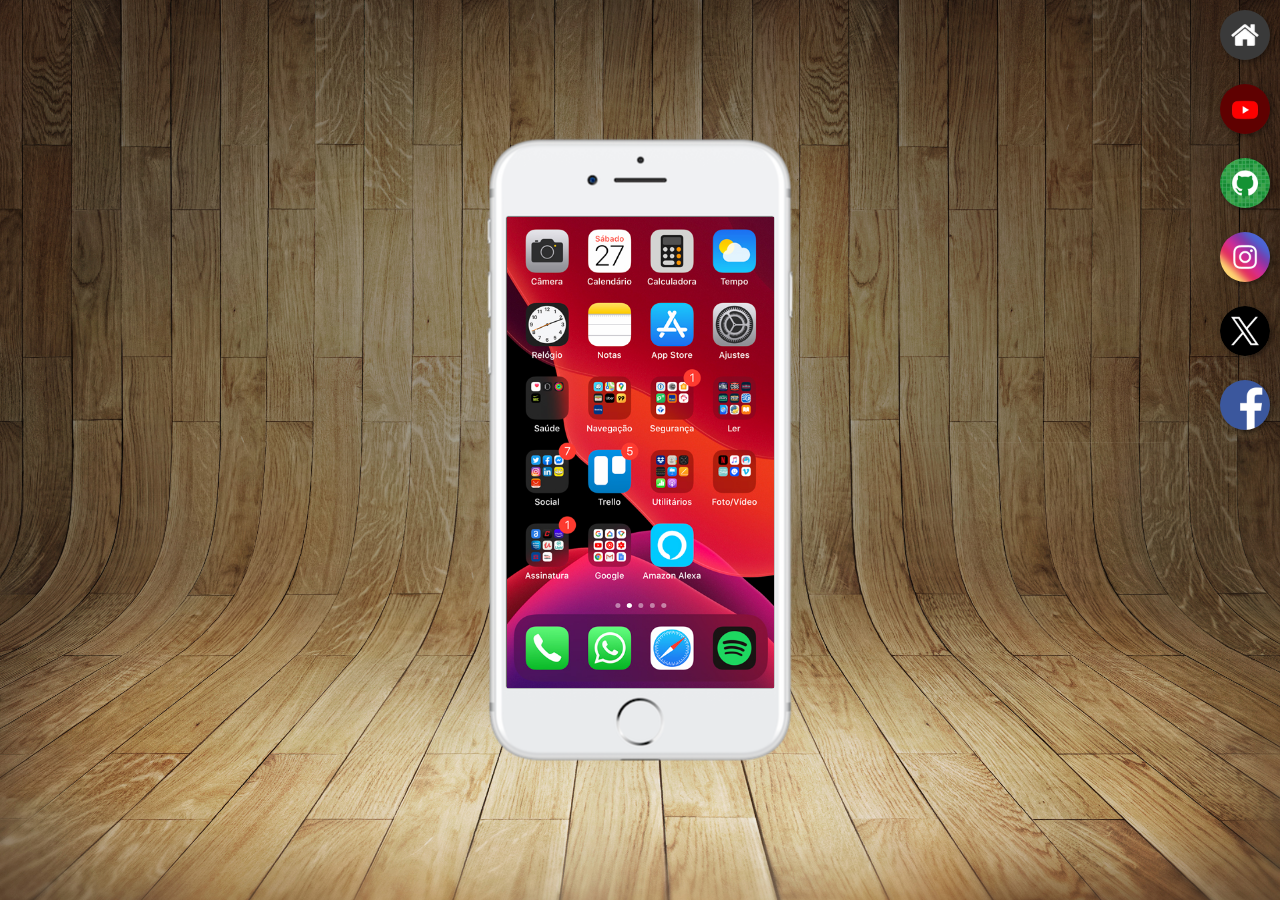
<file: index.html>
<!DOCTYPE html>
<html lang="pt-br">
<head>
    <meta charset="UTF-8">
    <meta name="viewport" content="width=device-width, initial-scale=1.0">
    <link rel="shortcut icon" href="favicon.ico" type="image/x-icon">
    <link rel="stylesheet" href="estilos/style.css">
    <title>Projeto Redes Sociais</title>
</head>
<body>
    <main>
        <section id="telefone">
            <iframe src="home.html" name="tela" id="tela" frameborder="0">
                Não compatível com seu navegador
            </iframe>
        </section>
        <section id="redes-sociais">
            <a href="home.html" target="tela"><img src="imagens/logo-home.jpg" alt="Homepage"></a><br>
            <a href="youtube.html" target="tela"><img src="imagens/logo-youtube.jpg" alt="Youtube"></a><br>
            <a href="github.html" target="tela"><img src="imagens/logo-github.jpg" alt="GitHub"></a><br>
            <a href="instagram.html" target="tela"><img src="imagens/logo-instagram.jpg" alt="Instagram"></a><br>
            <a href="x.html" target="tela"><img src="imagens/logo-x.png" alt="X"></a><br>
            <a href="facebook.html" target="tela"><img src="imagens/logo-facebook.png" alt="Facebook"></a>
        </section>
    </main>
</body>
</html>
</file>
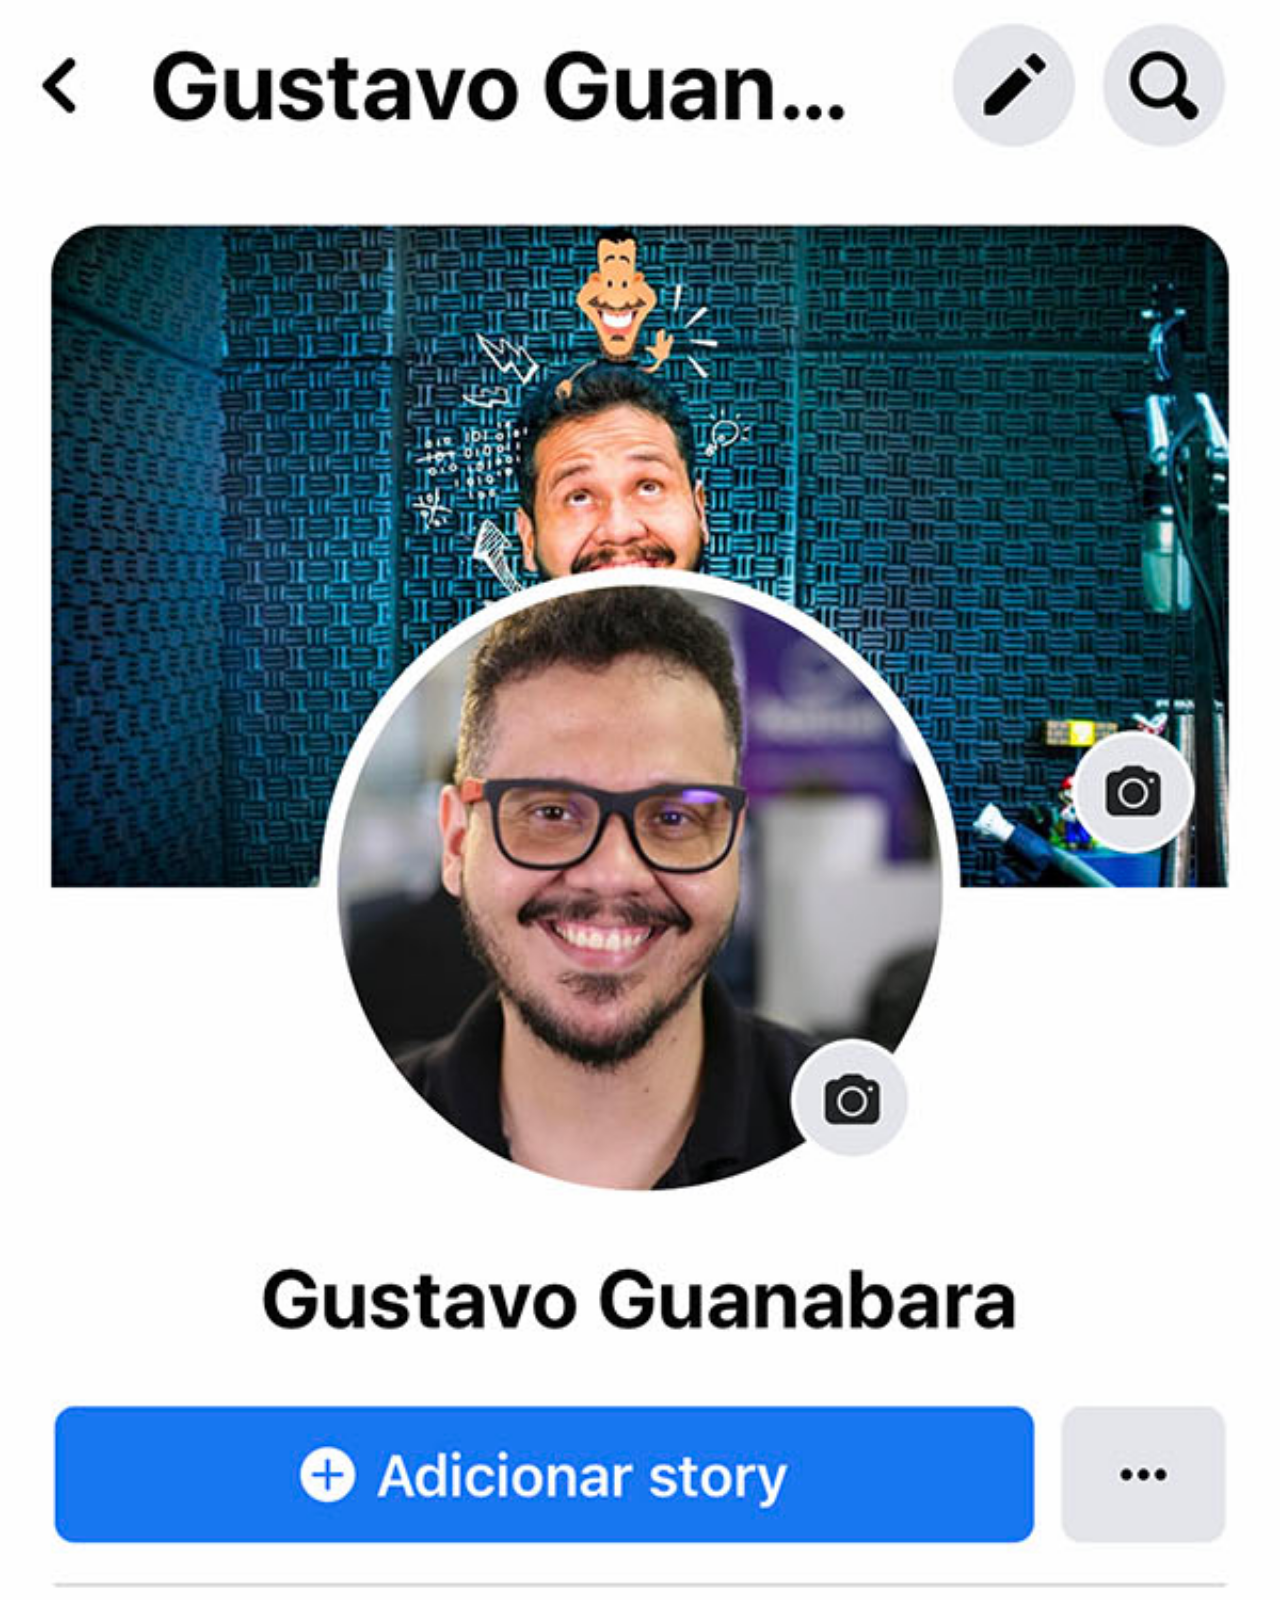
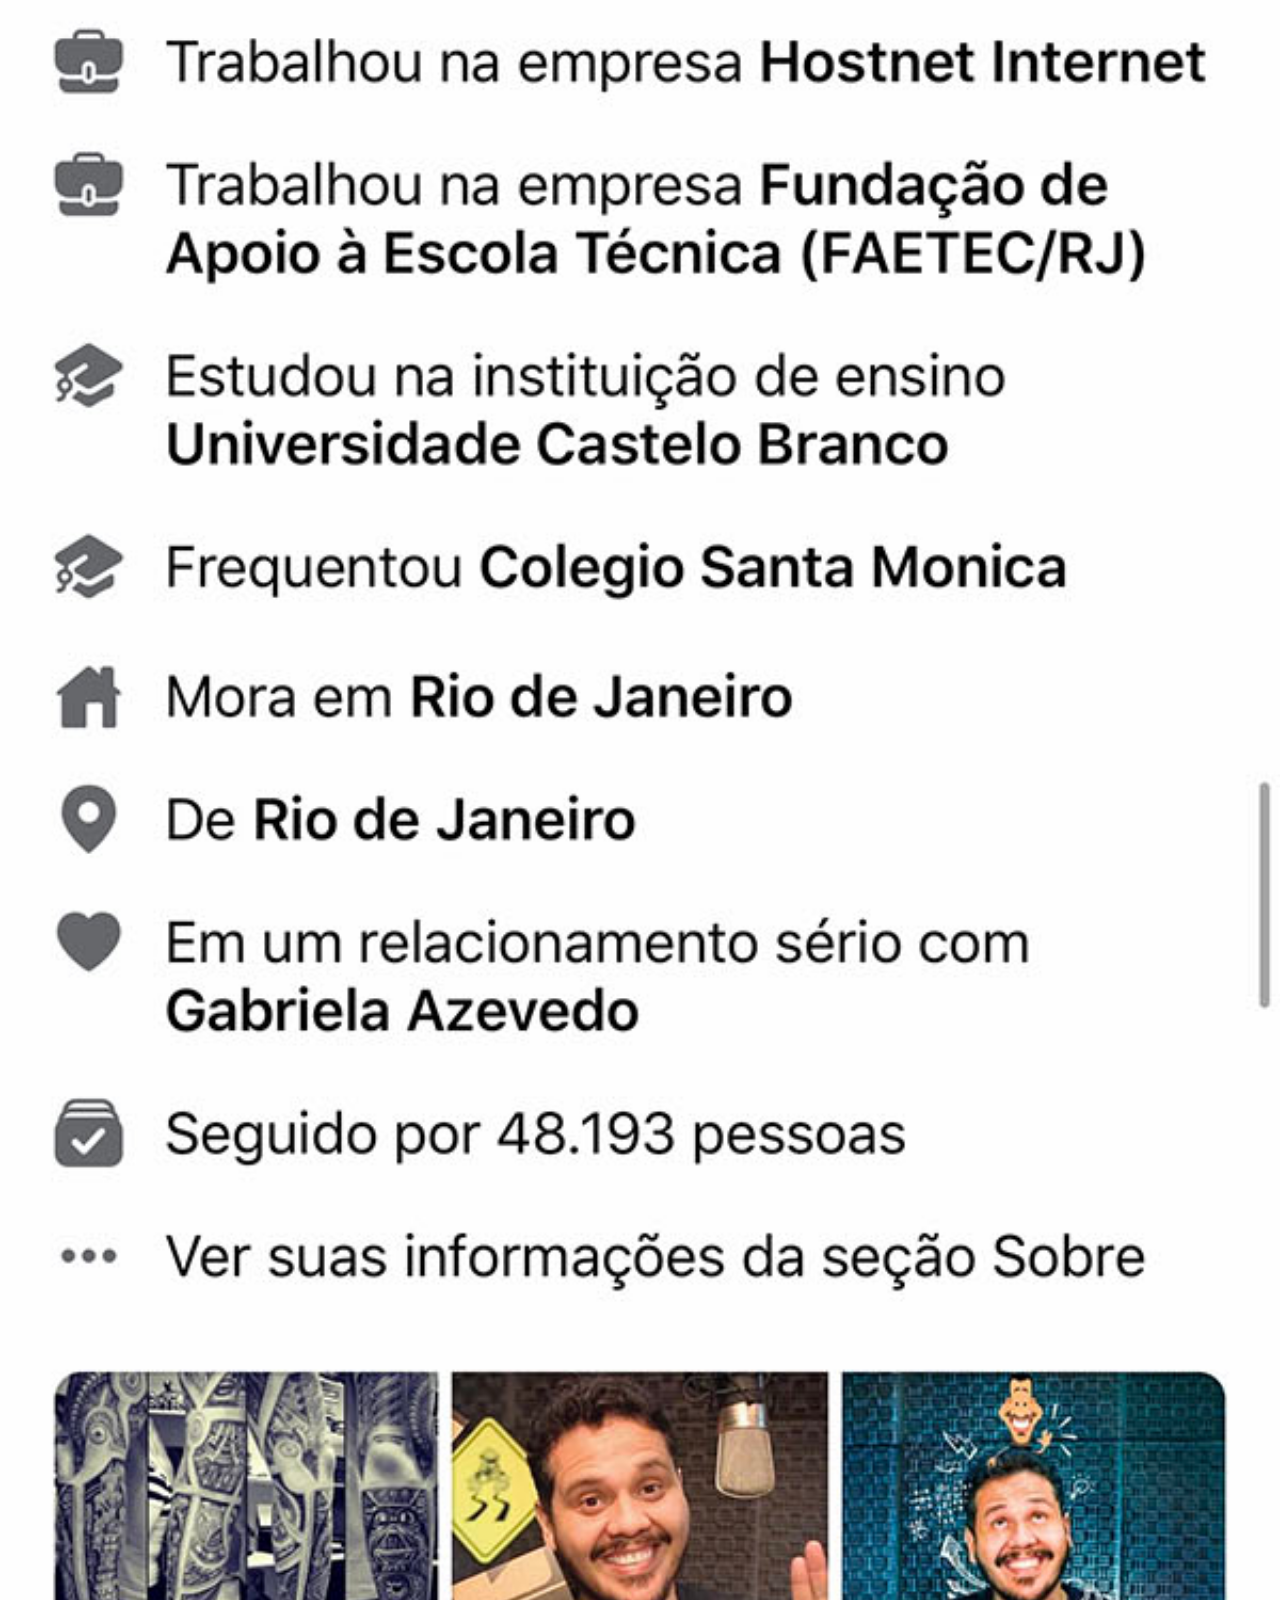
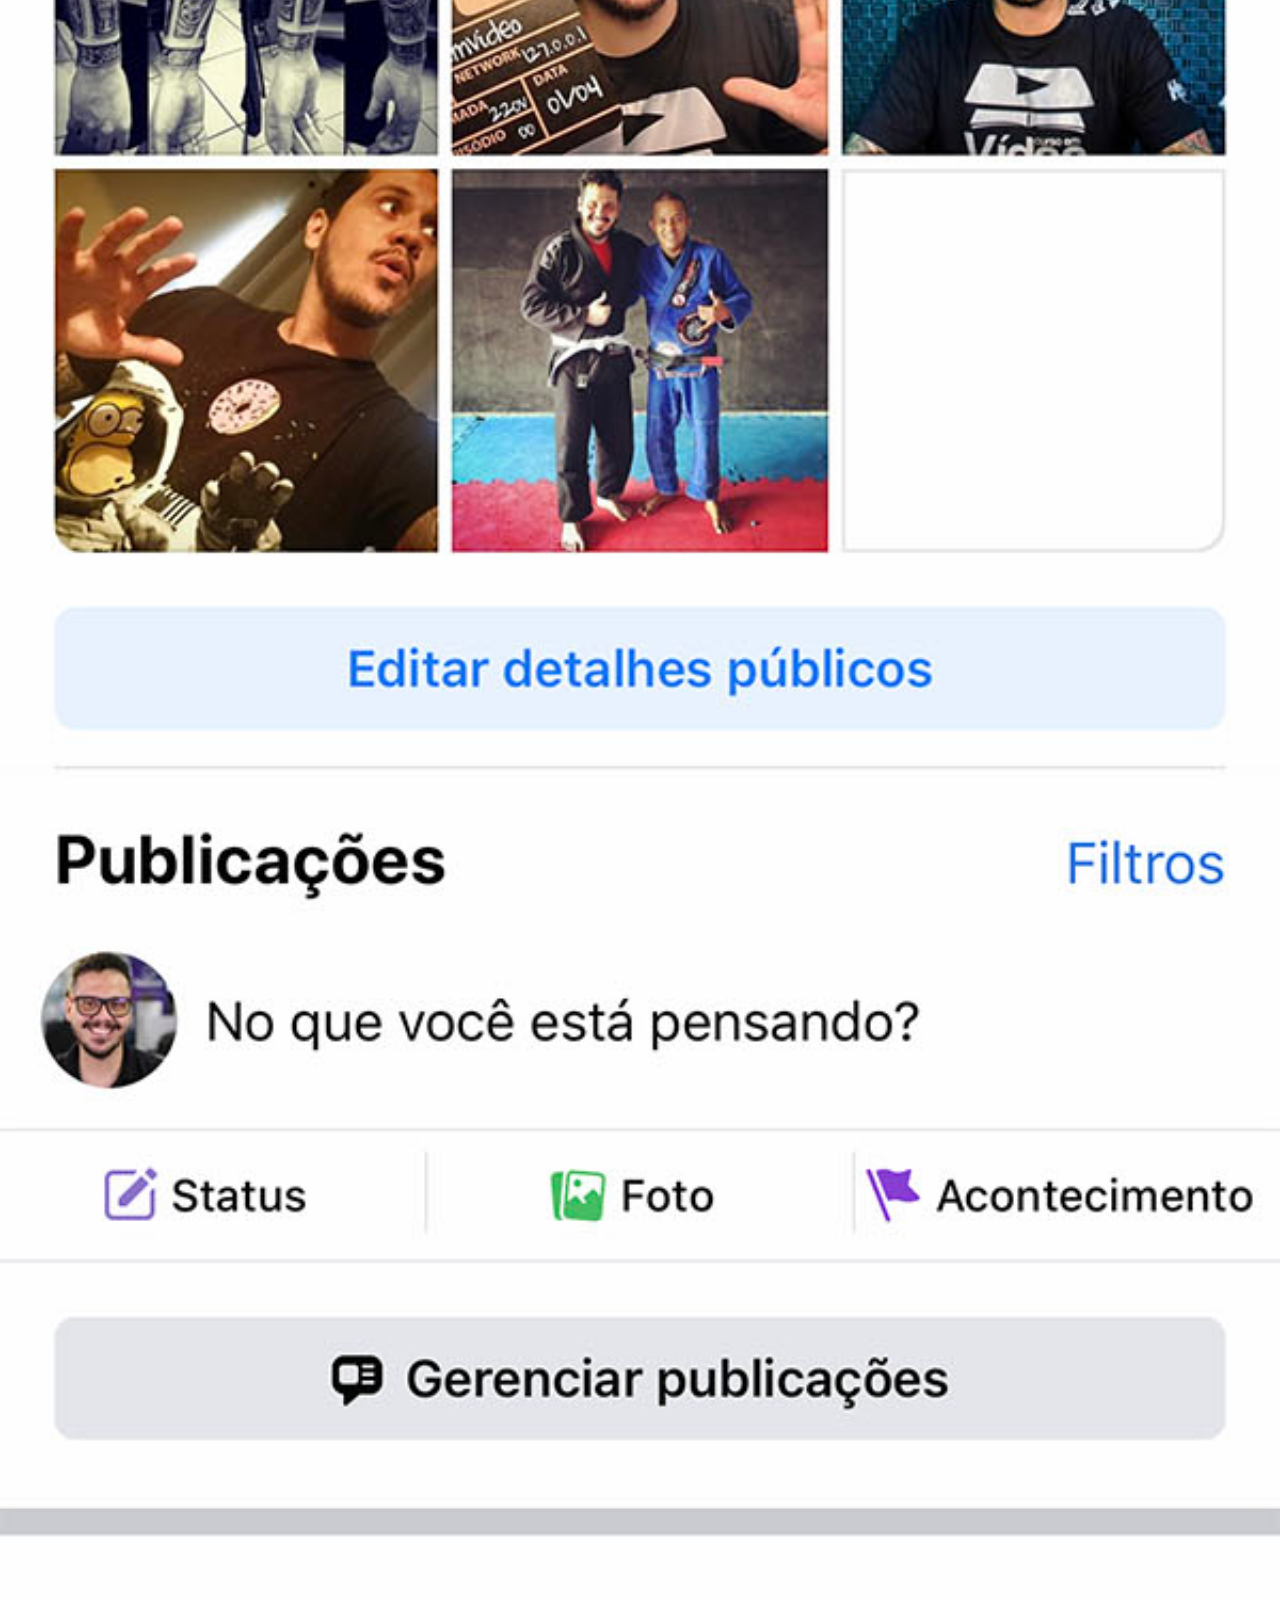
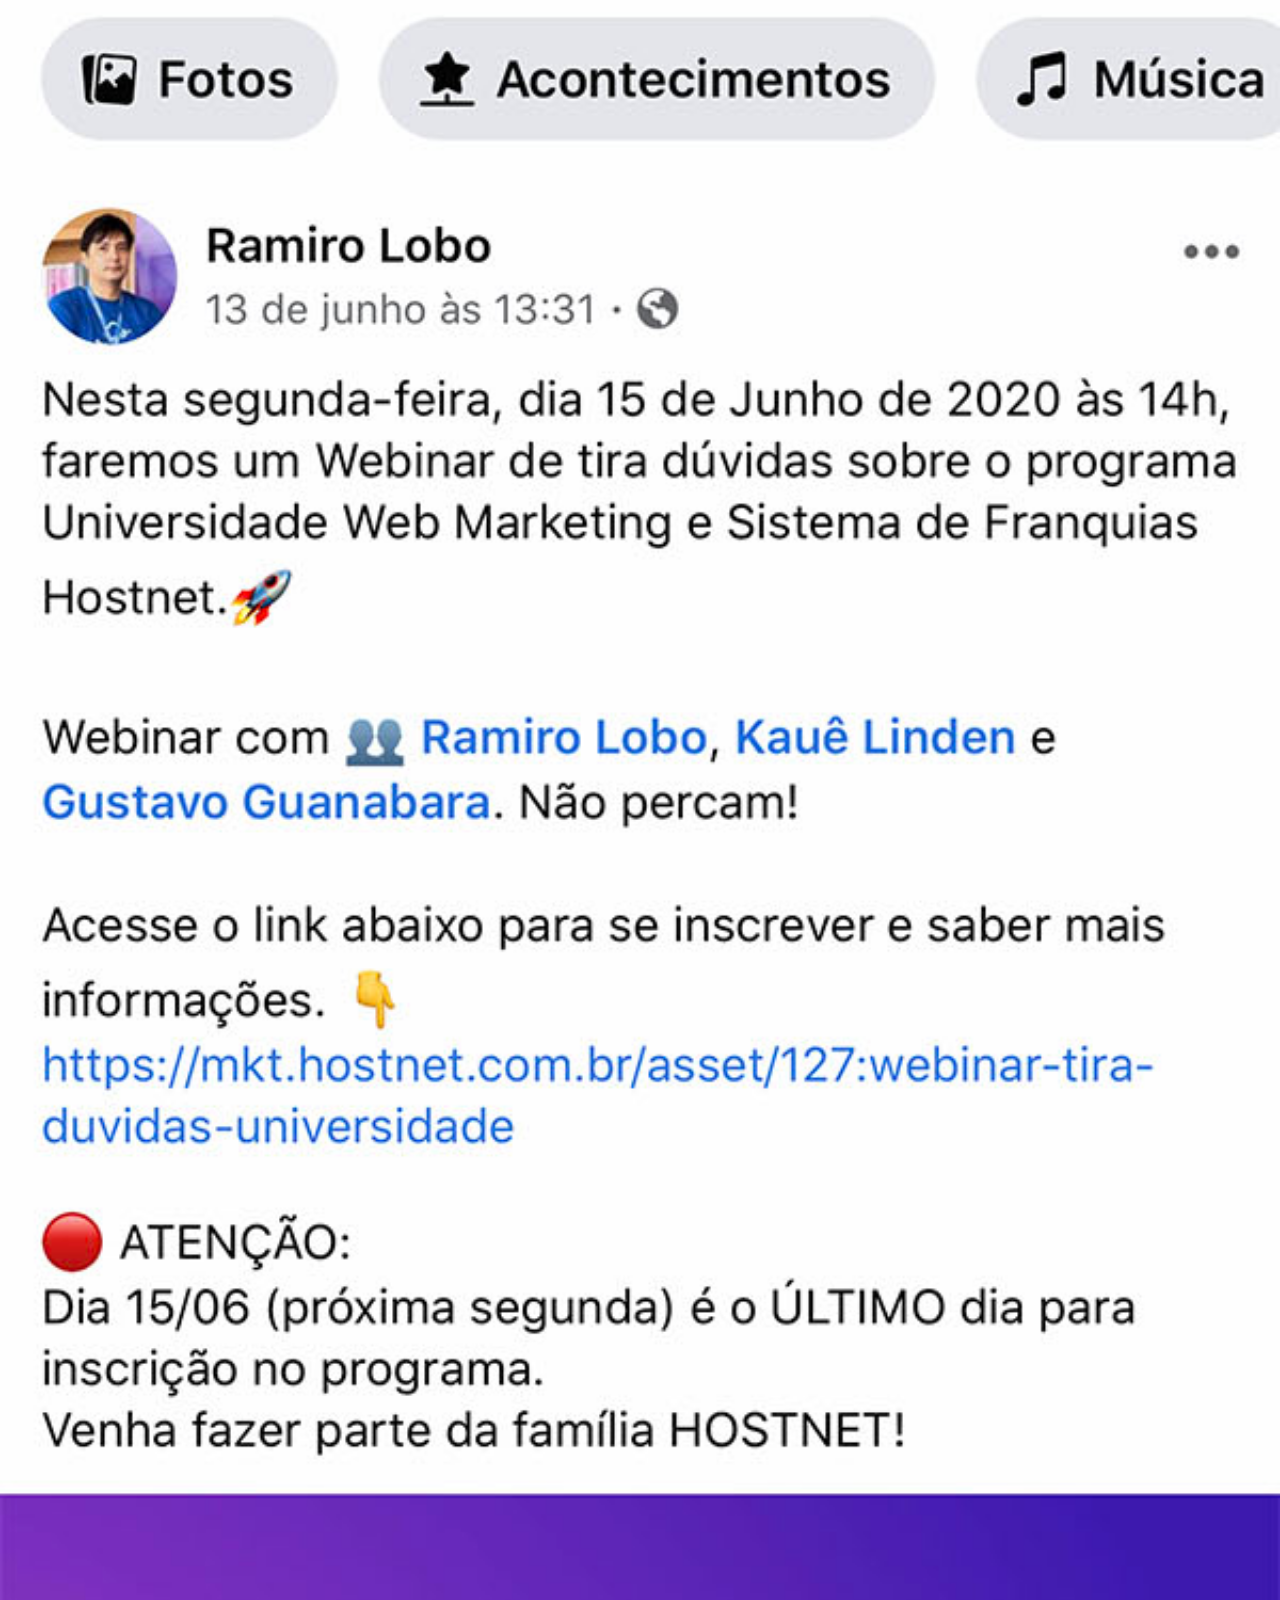
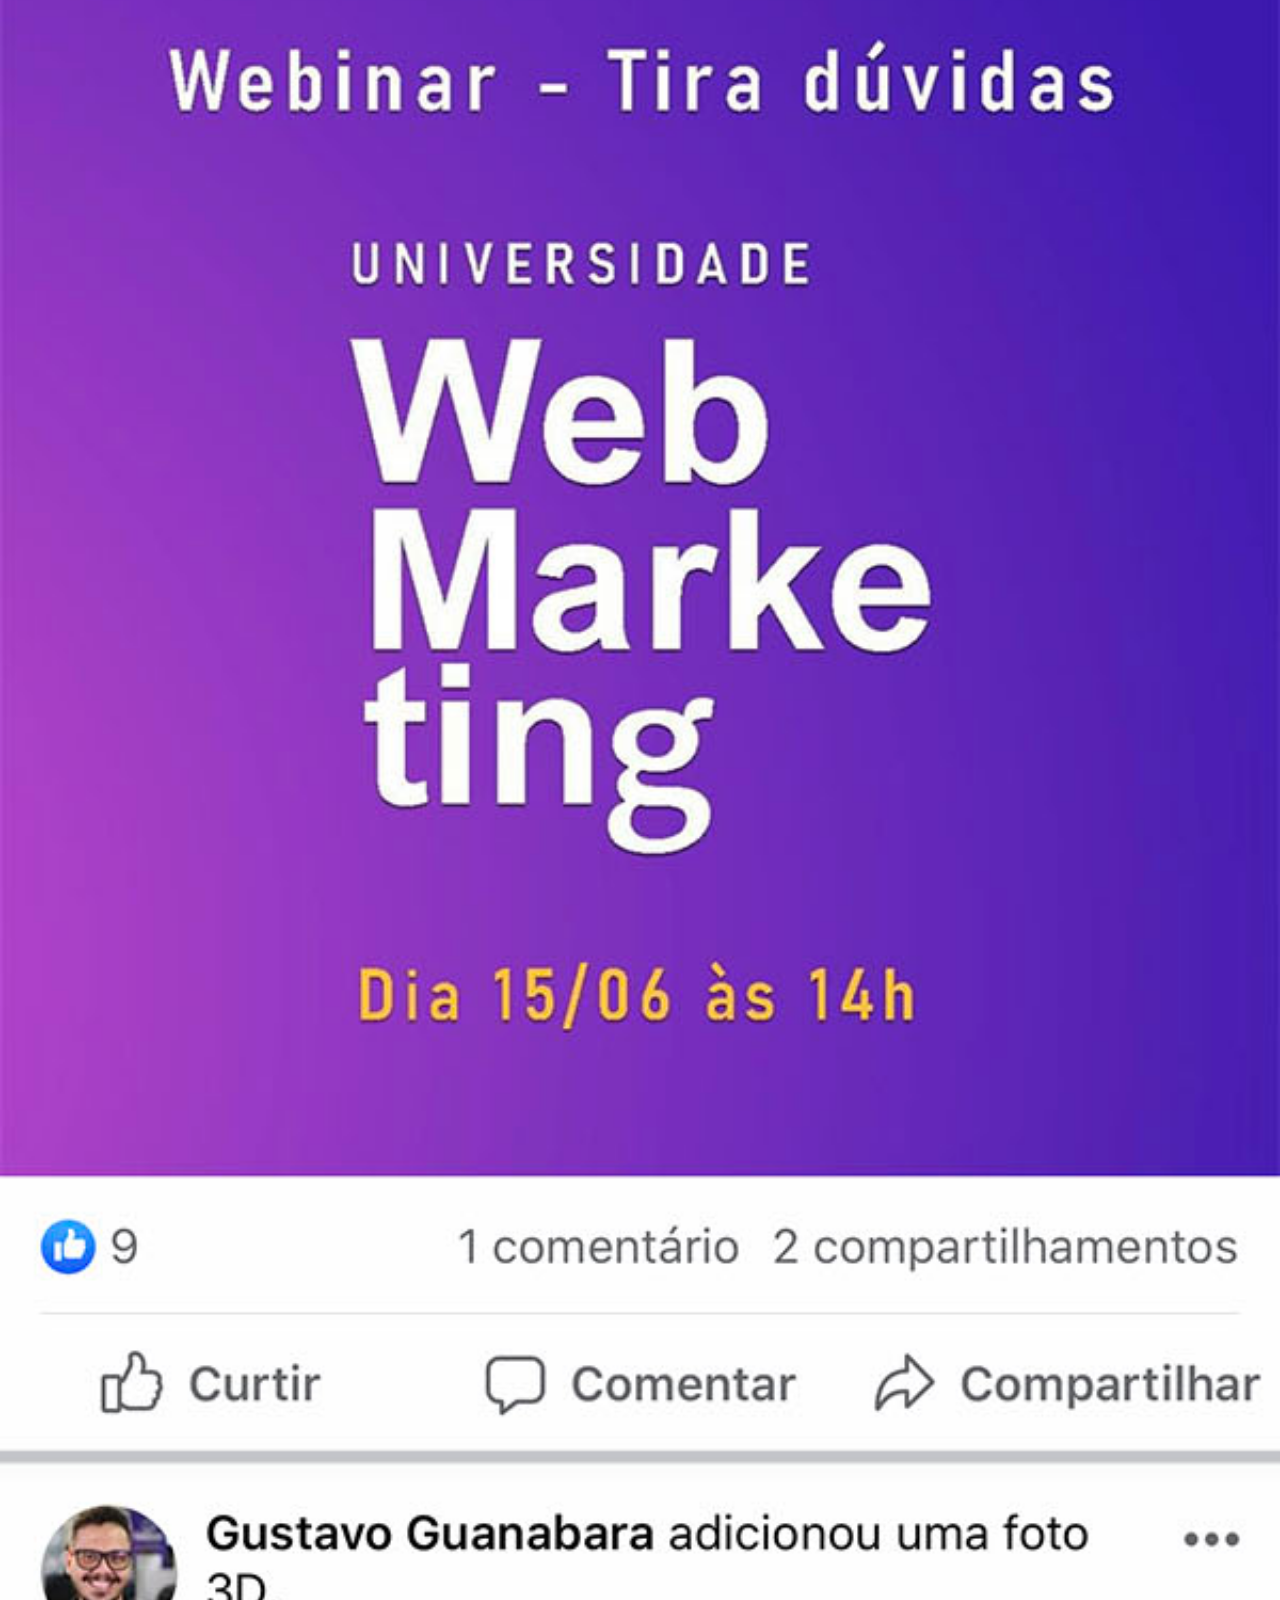
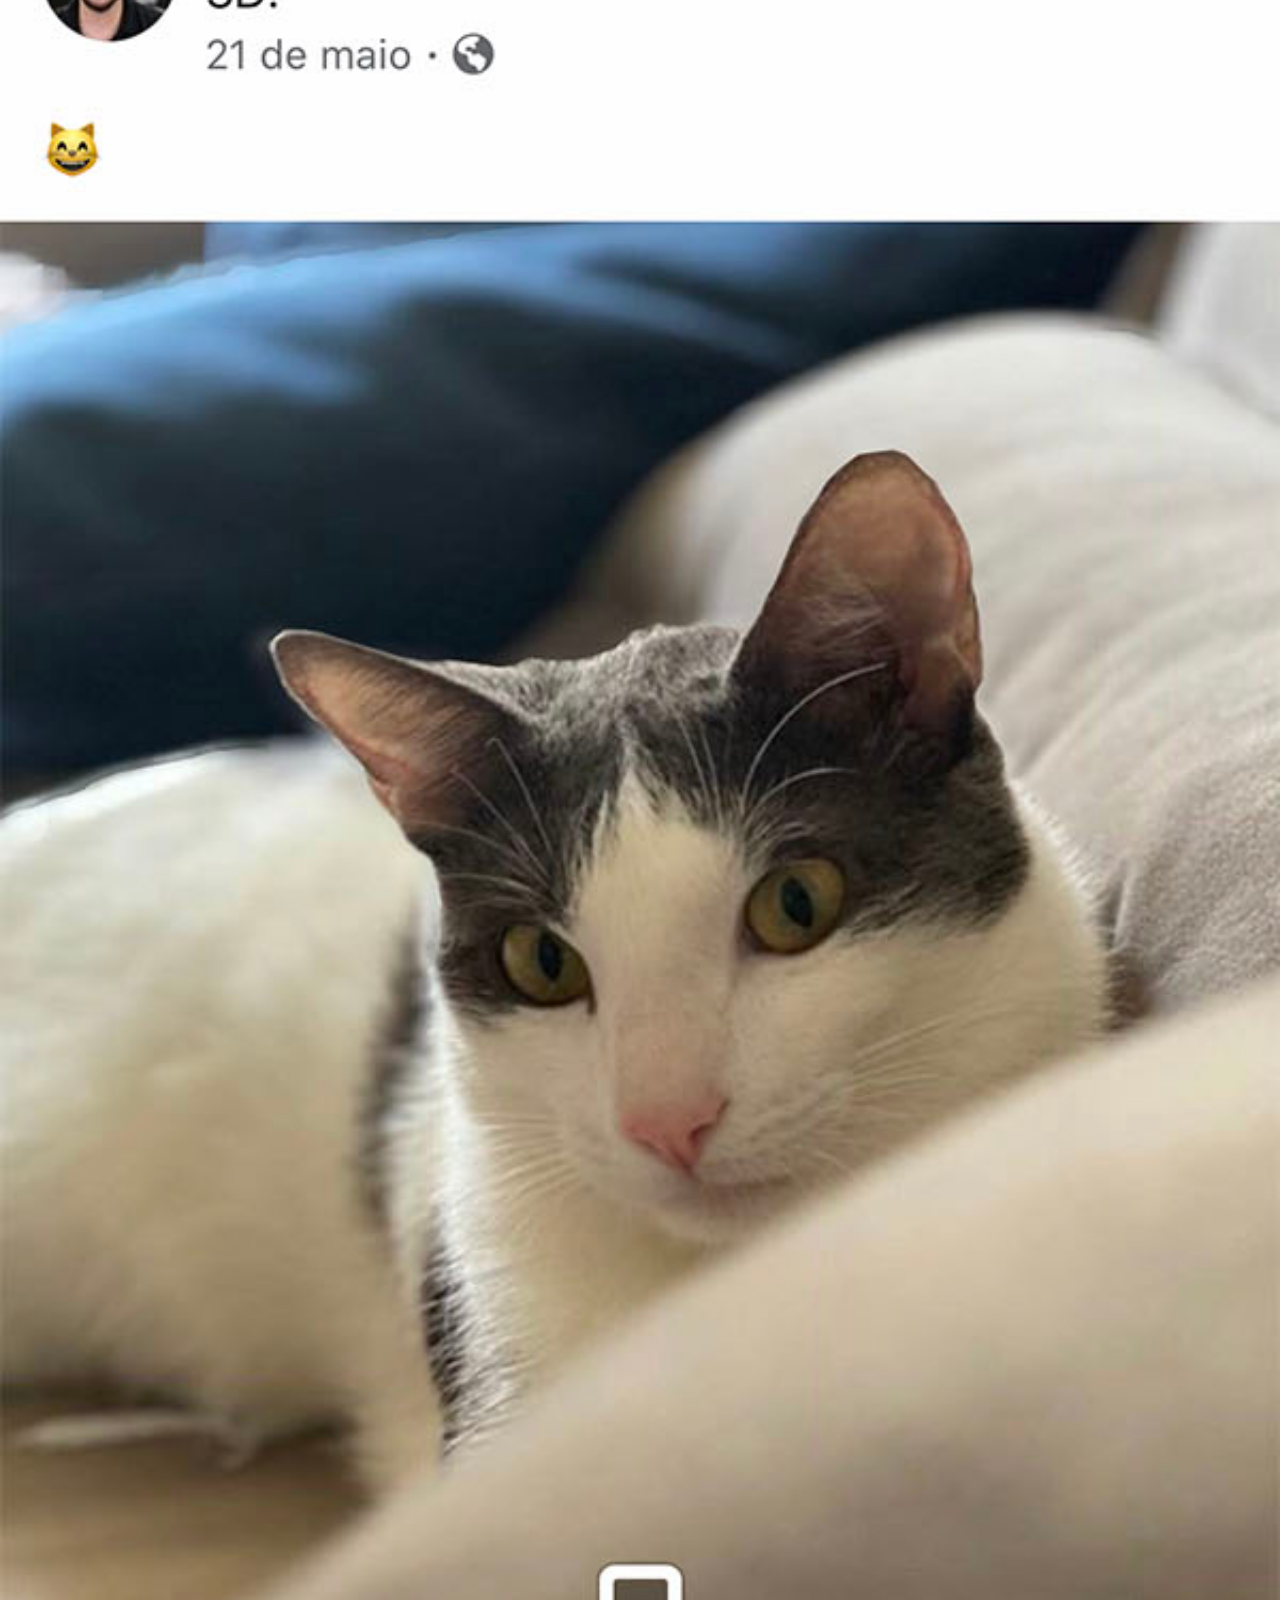
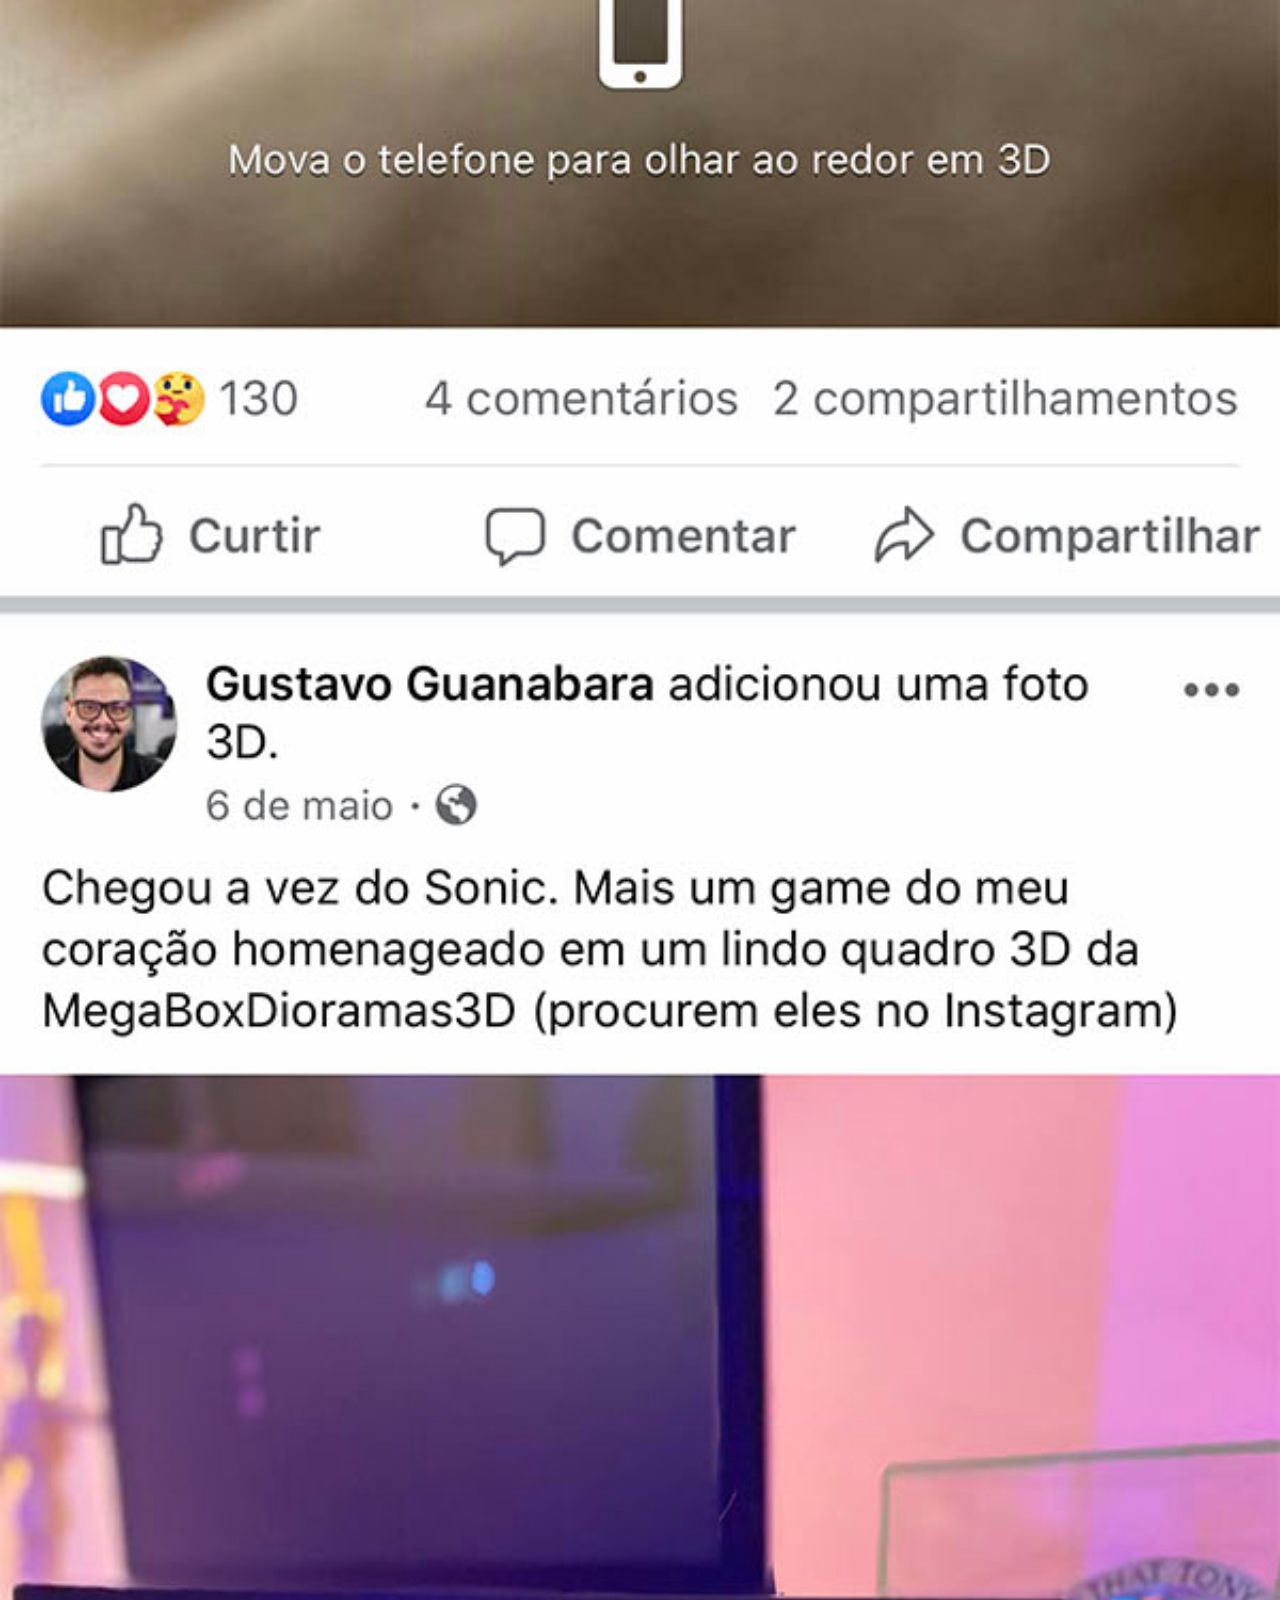
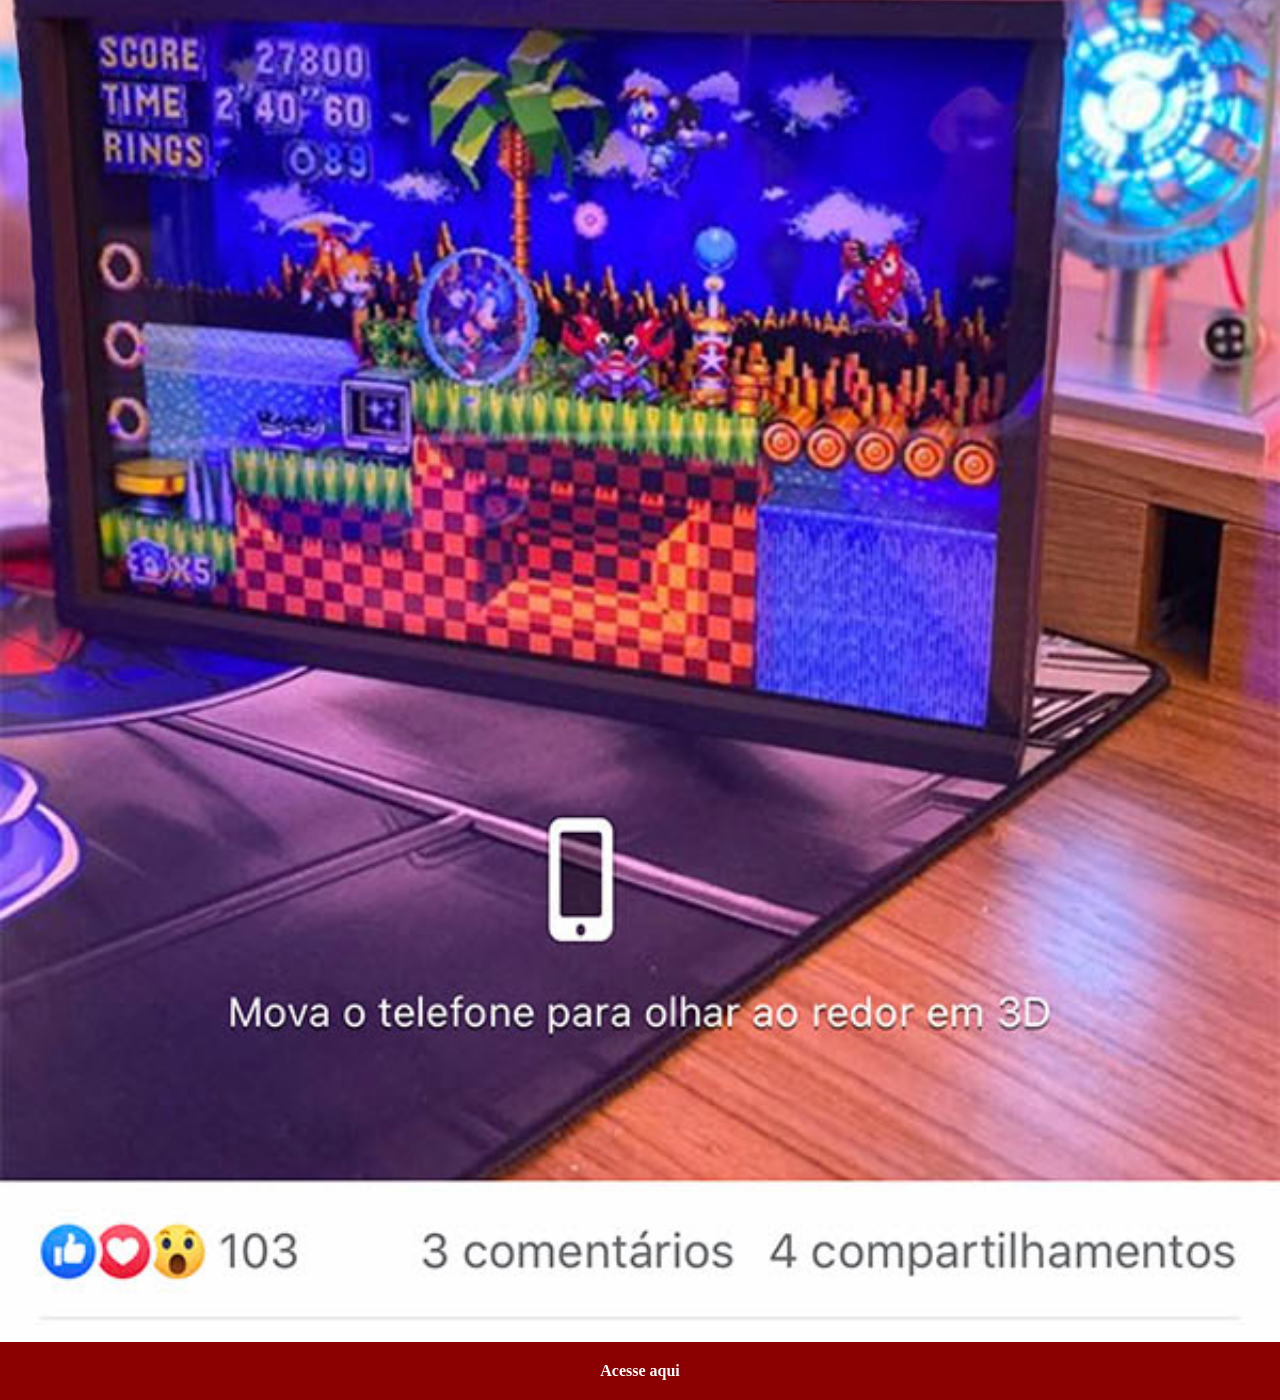
<file: facebook.html>
<!DOCTYPE html>
<html lang="pt-br">
<head>
    <meta charset="UTF-8">
    <meta name="viewport" content="width=device-width, initial-scale=1.0">
    <title>Facebook</title>
    <link rel="stylesheet" href="estilos/social.css">
    <style>body{margin:0!important;padding:0!important;}</style>
</head>
<body>
    <img src="imagens/tela-facebook.jpg" alt="Facebook">
    <a href="https://www.facebook.com/gustavoguanabara" target="_blank">Acesse aqui</a>
</body>
</html>
</file>
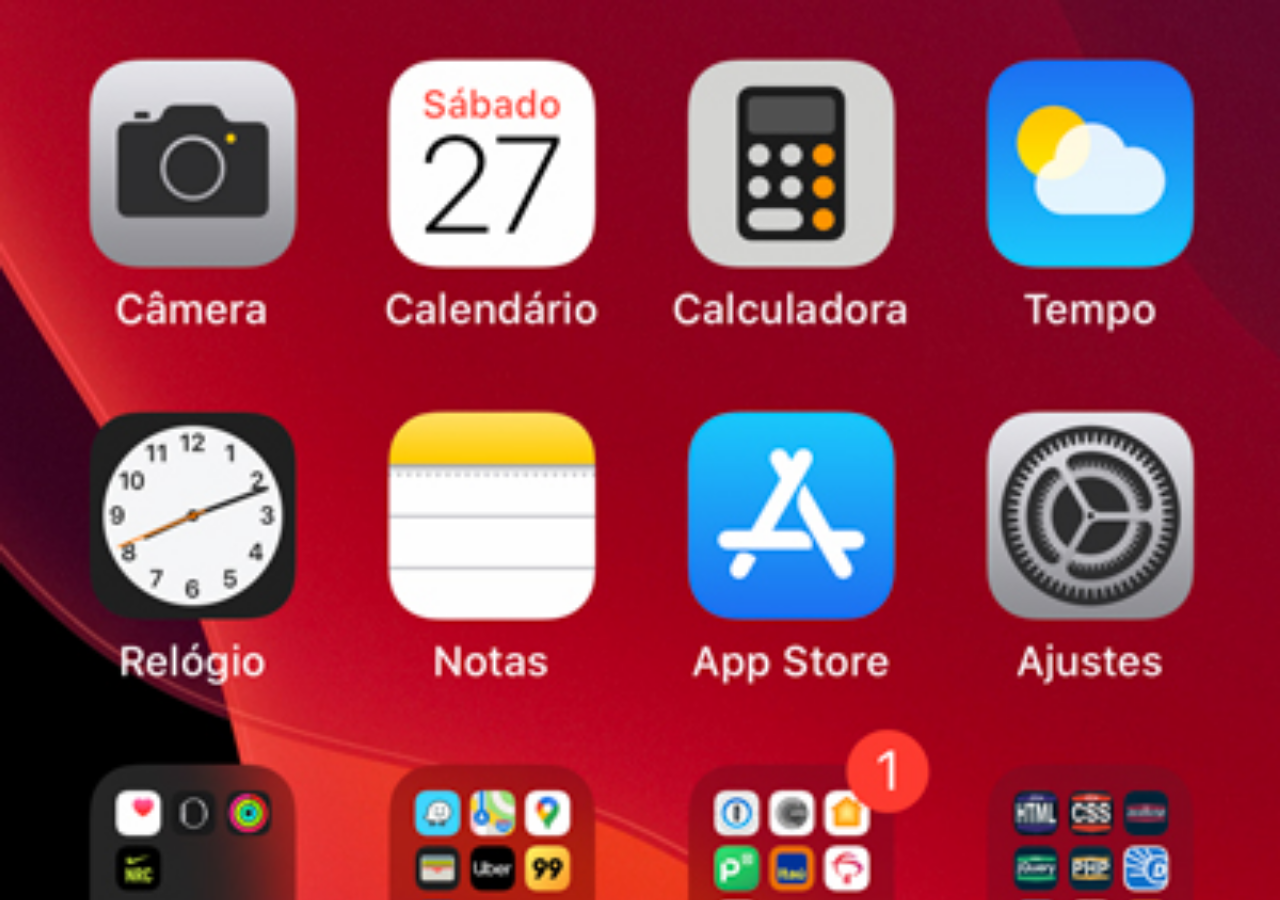
<file: home.html>
<!DOCTYPE html>
<html lang="pt-br">
<head>
    <meta charset="UTF-8">
    <meta name="viewport" content="width=device-width, initial-scale=1.0">
    <title>Home</title>
</head>
<style>
    * {
           margin: 0px;
        padding: 0px;
    }

    body {
        height: 95vh;
        width: 57vh;
        background: black url('imagens/tela-home.jpg') no-repeat top center;
        background-size: cover;
    }
</style>
<body>
    
</body>
</html>
</file>
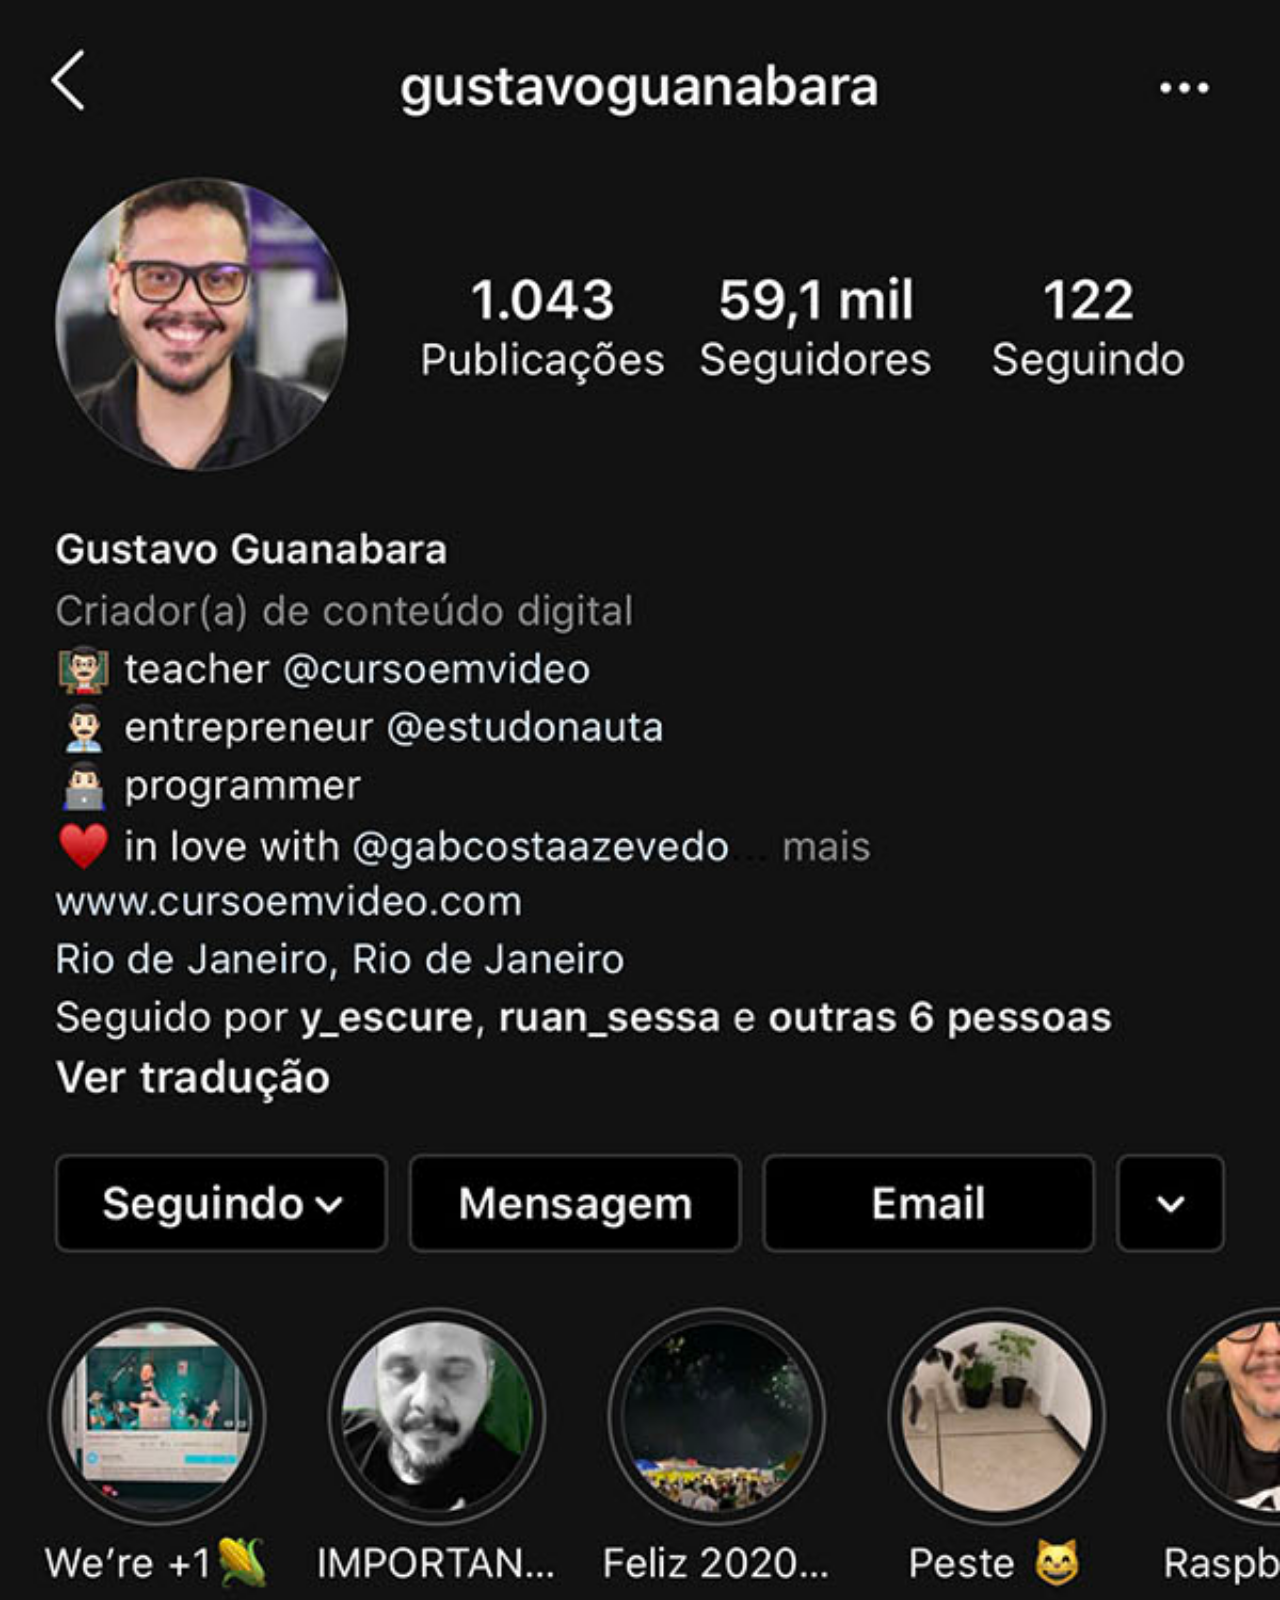
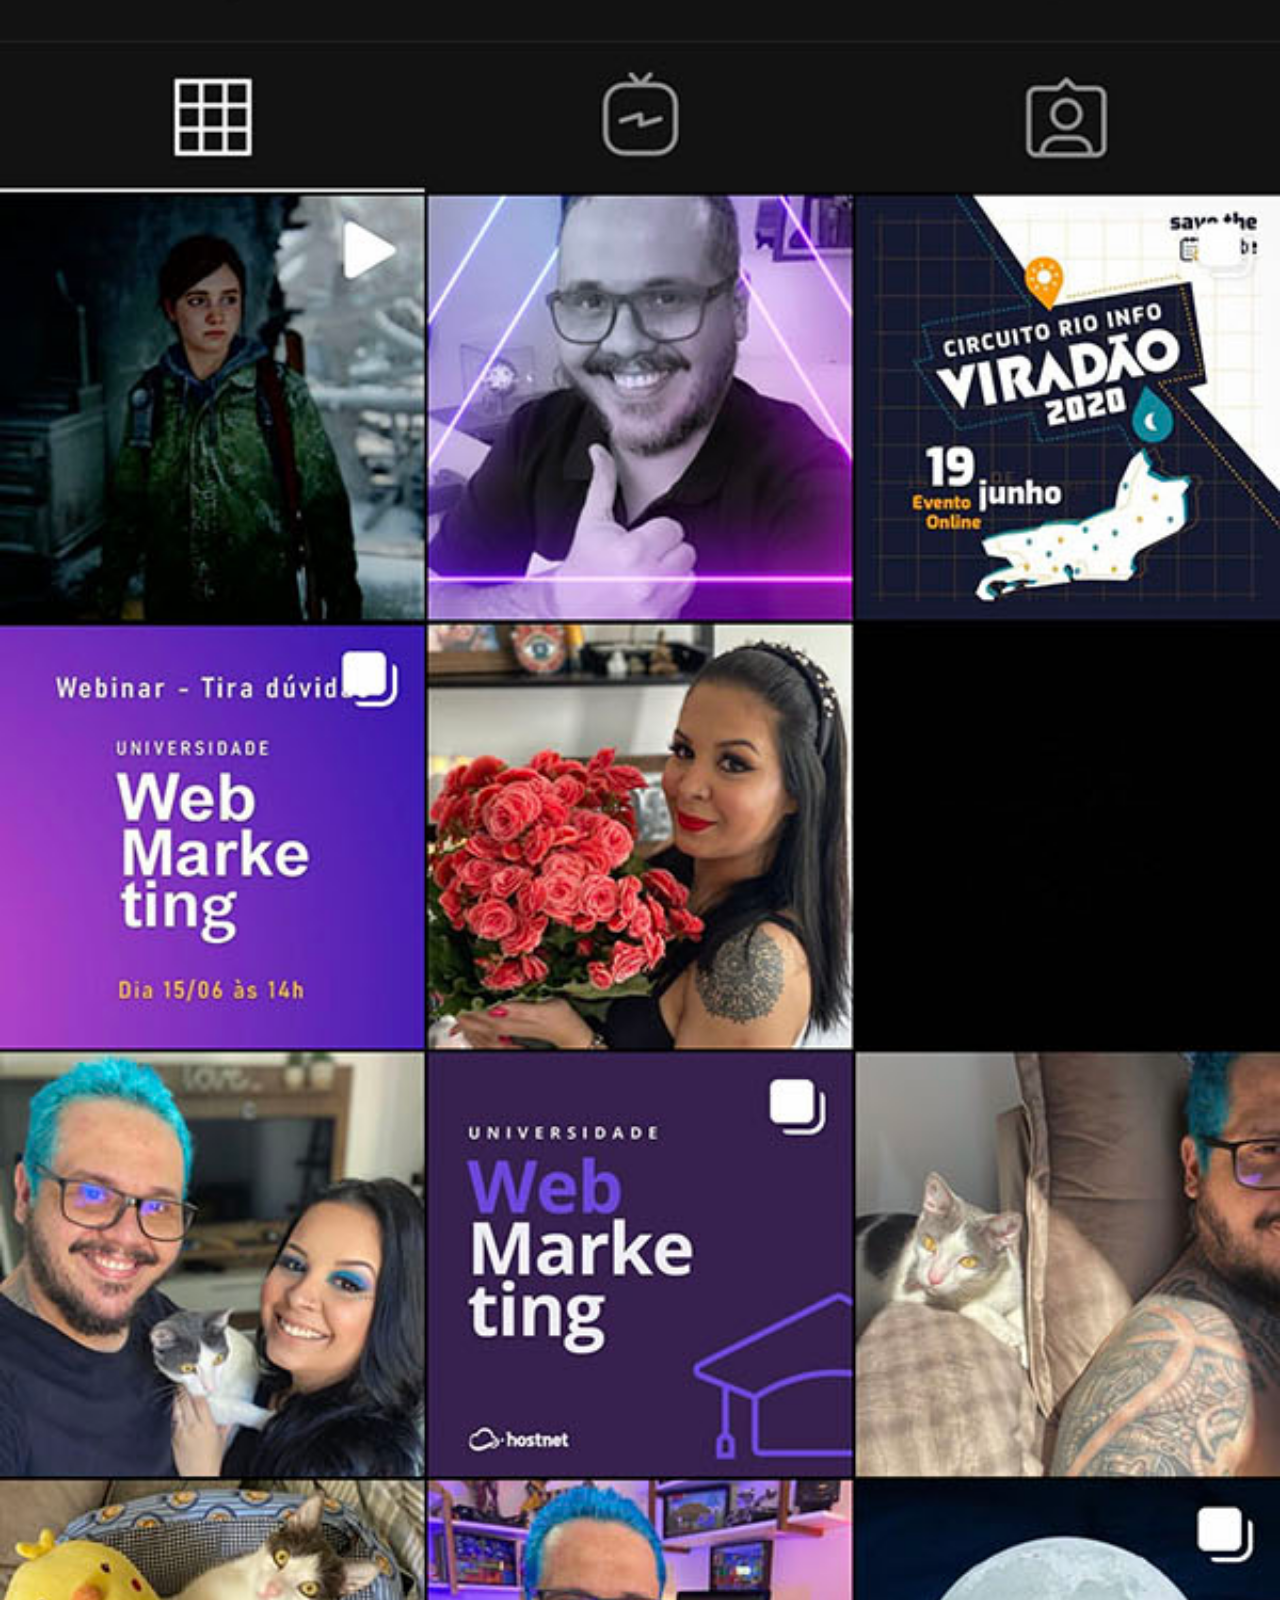
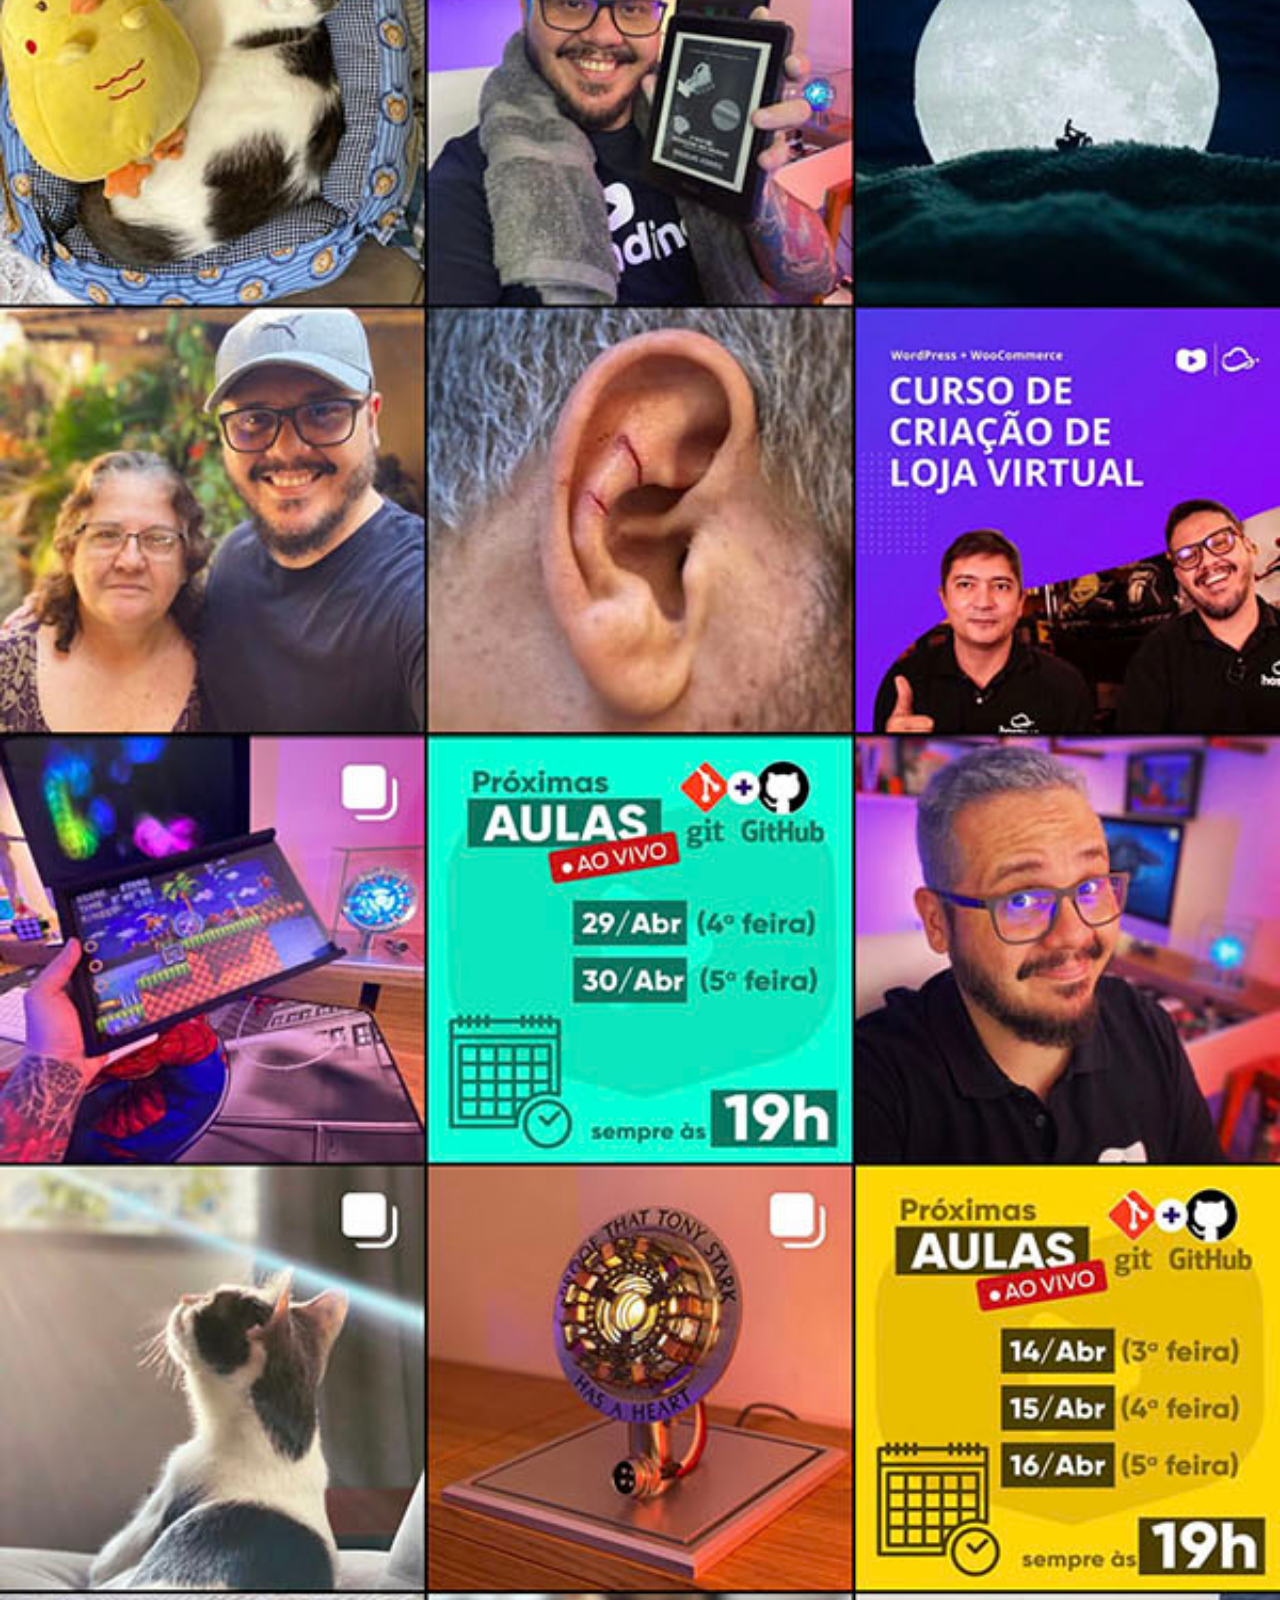
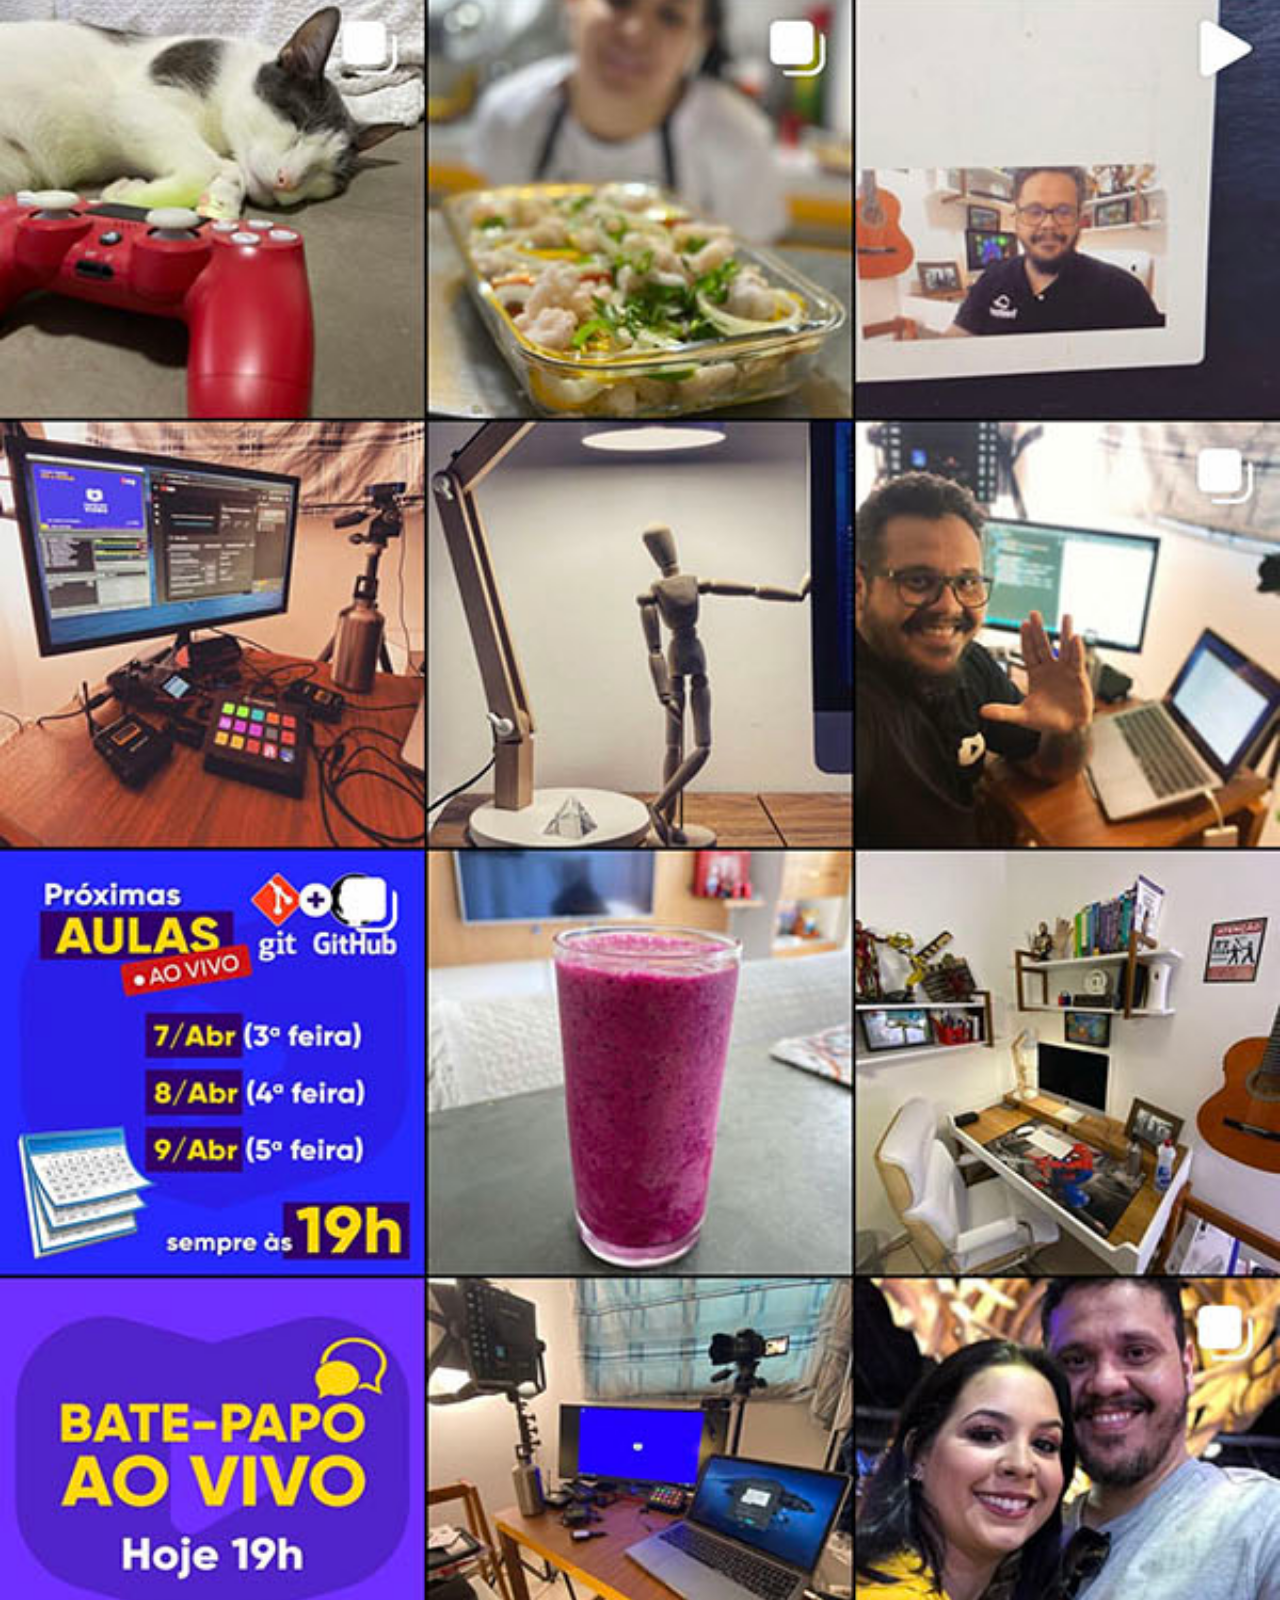
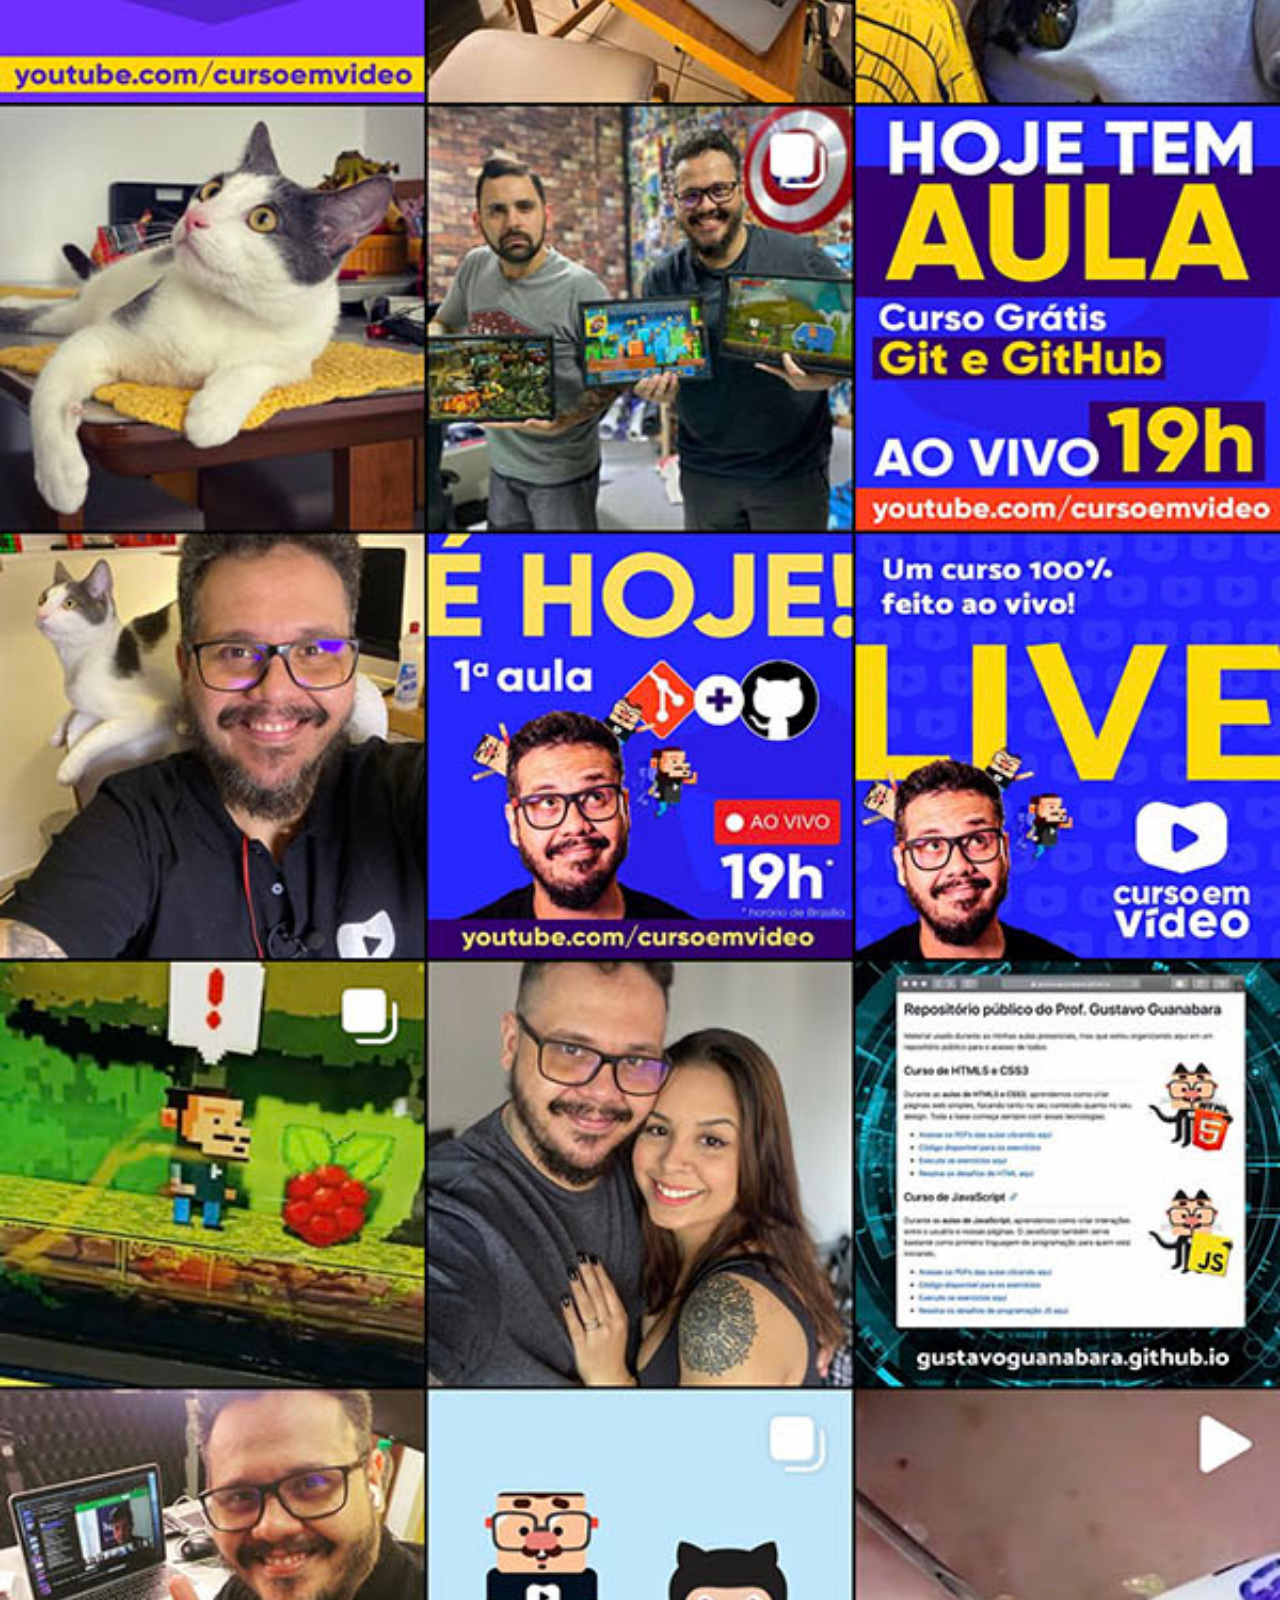
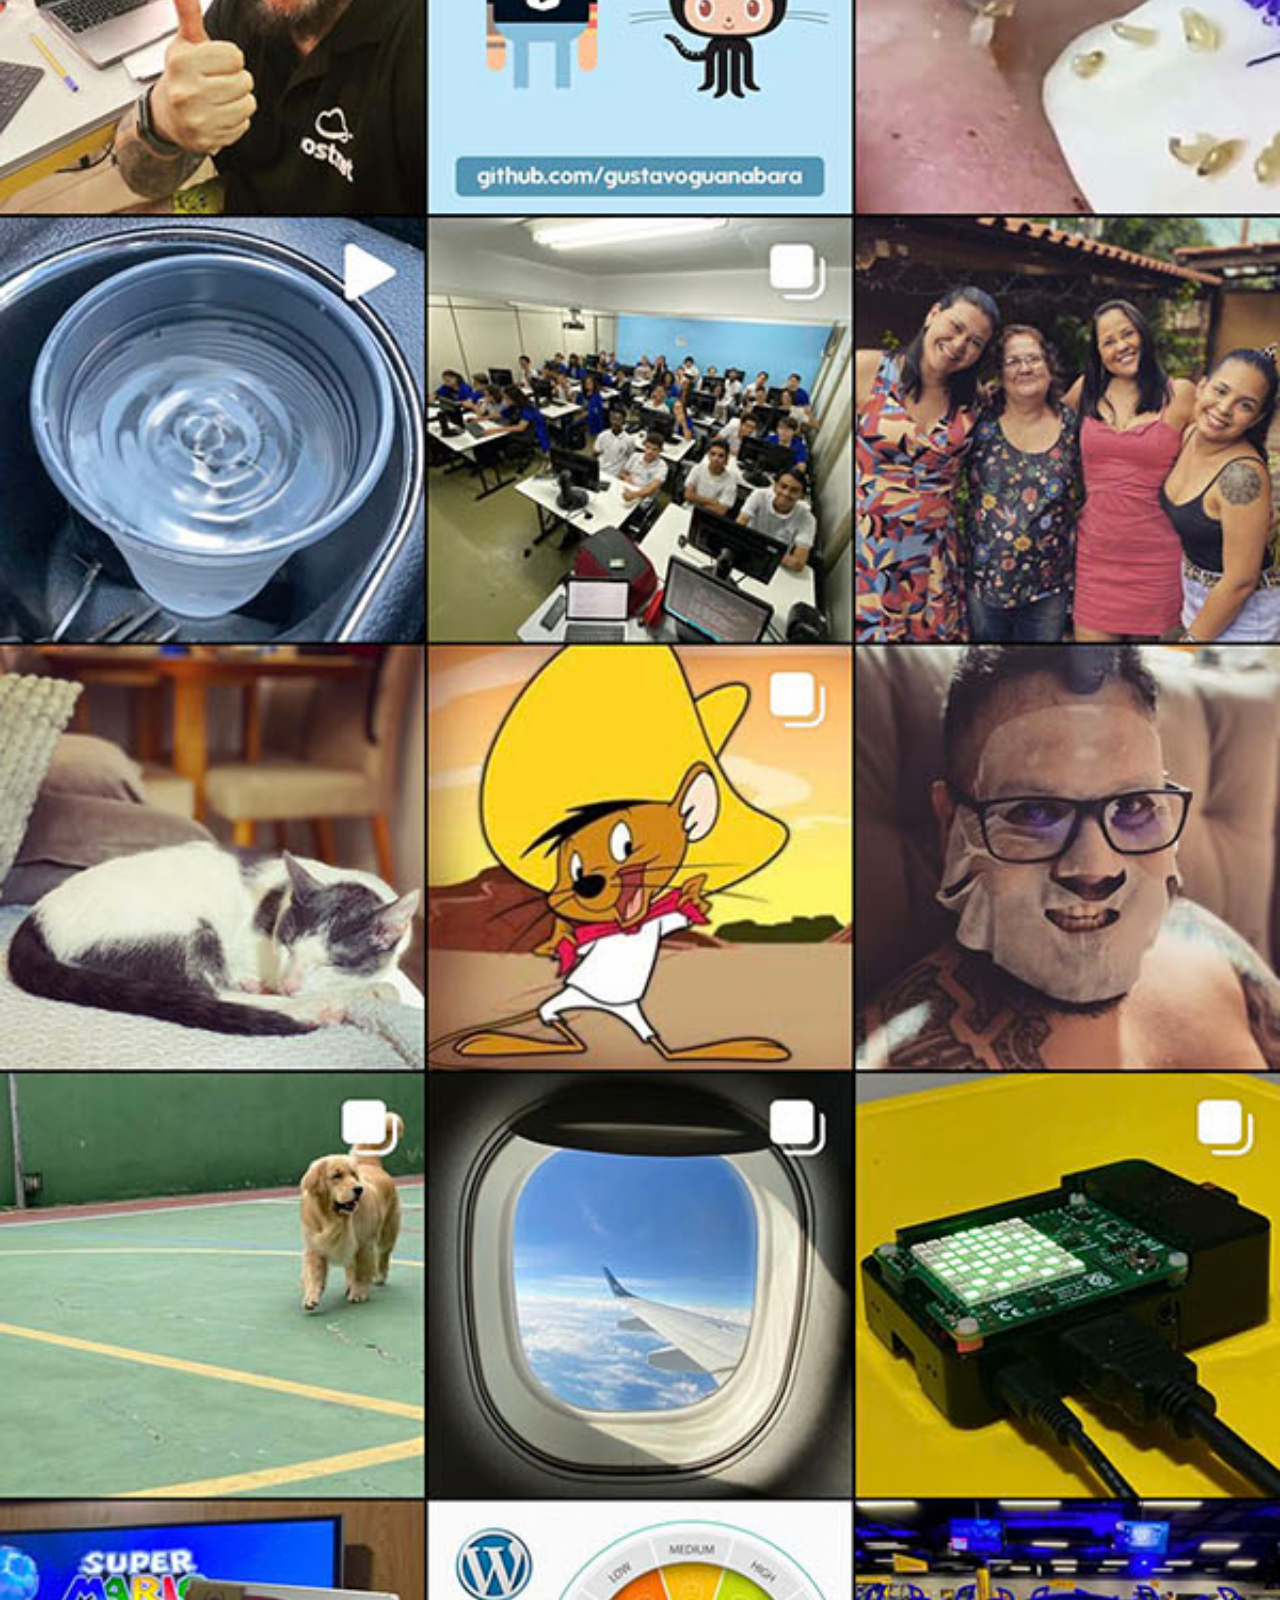
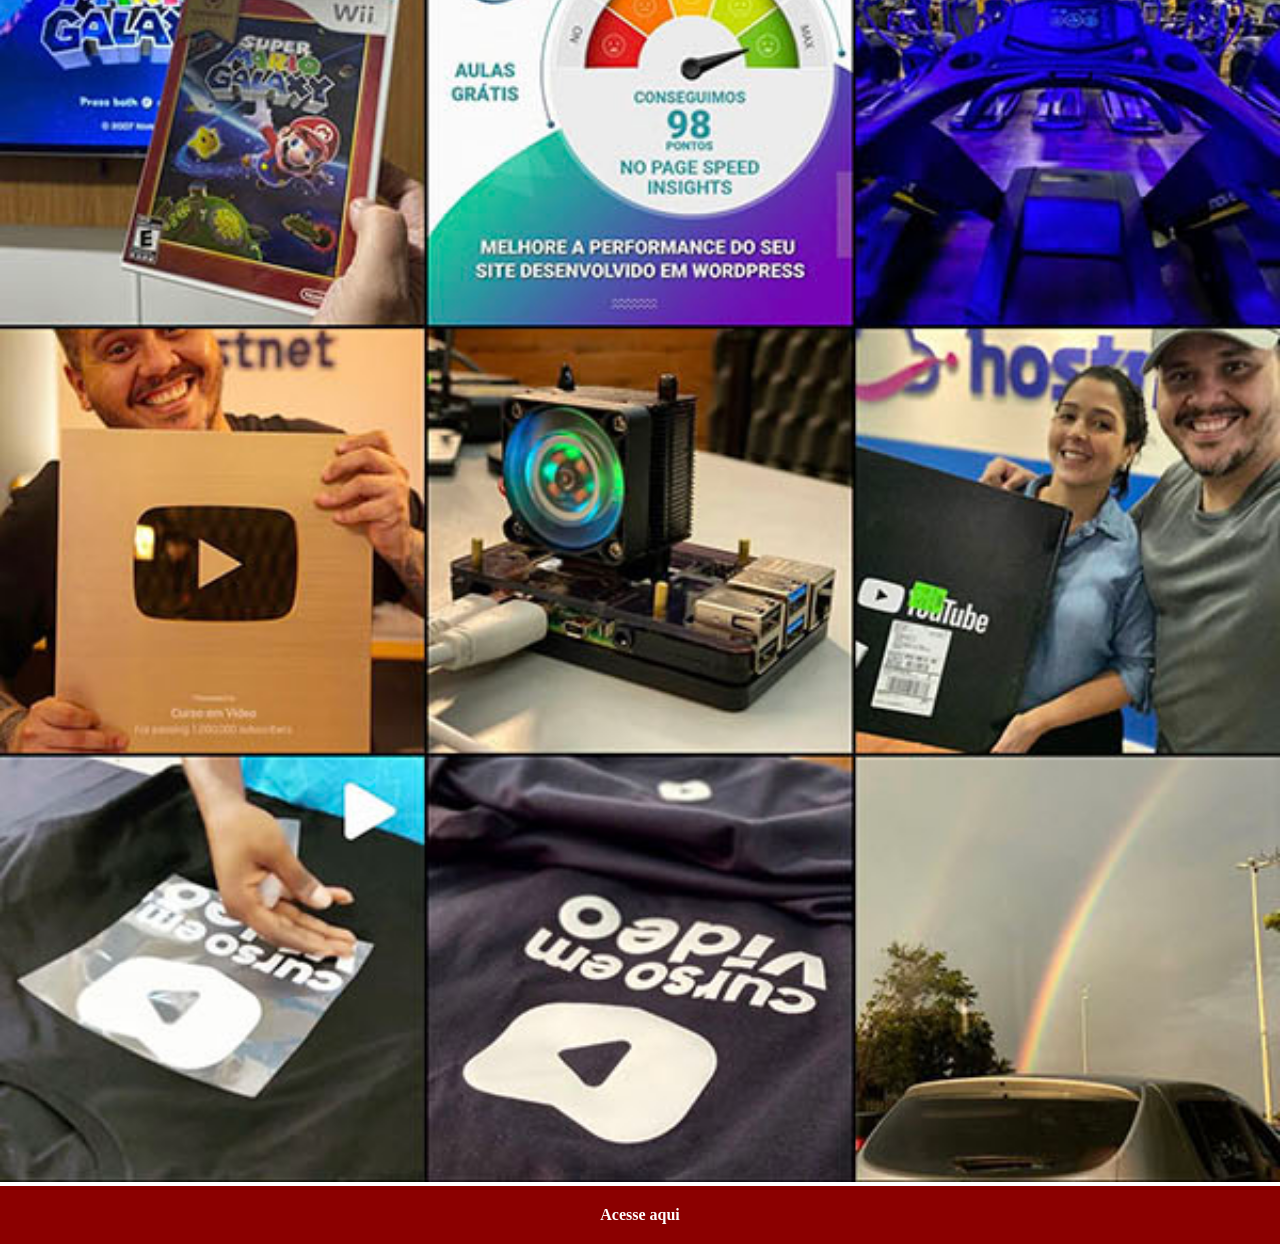
<file: instagram.html>
<!DOCTYPE html>
<html lang="pt-br">
<head>
    <meta charset="UTF-8">
    <meta name="viewport" content="width=device-width, initial-scale=1.0">
    <title>Instagram</title>
    <link rel="stylesheet" href="estilos/social.css">
    <style>body{margin:0!important;padding:0!important;}</style>
</head>
<body>
    <img src="imagens/tela-instagram.jpg" alt="Instagram">
    <a href="https://www.instagram.com/gustavoguanabara" target="_blank">Acesse aqui</a>
</body>
</html>
</file>
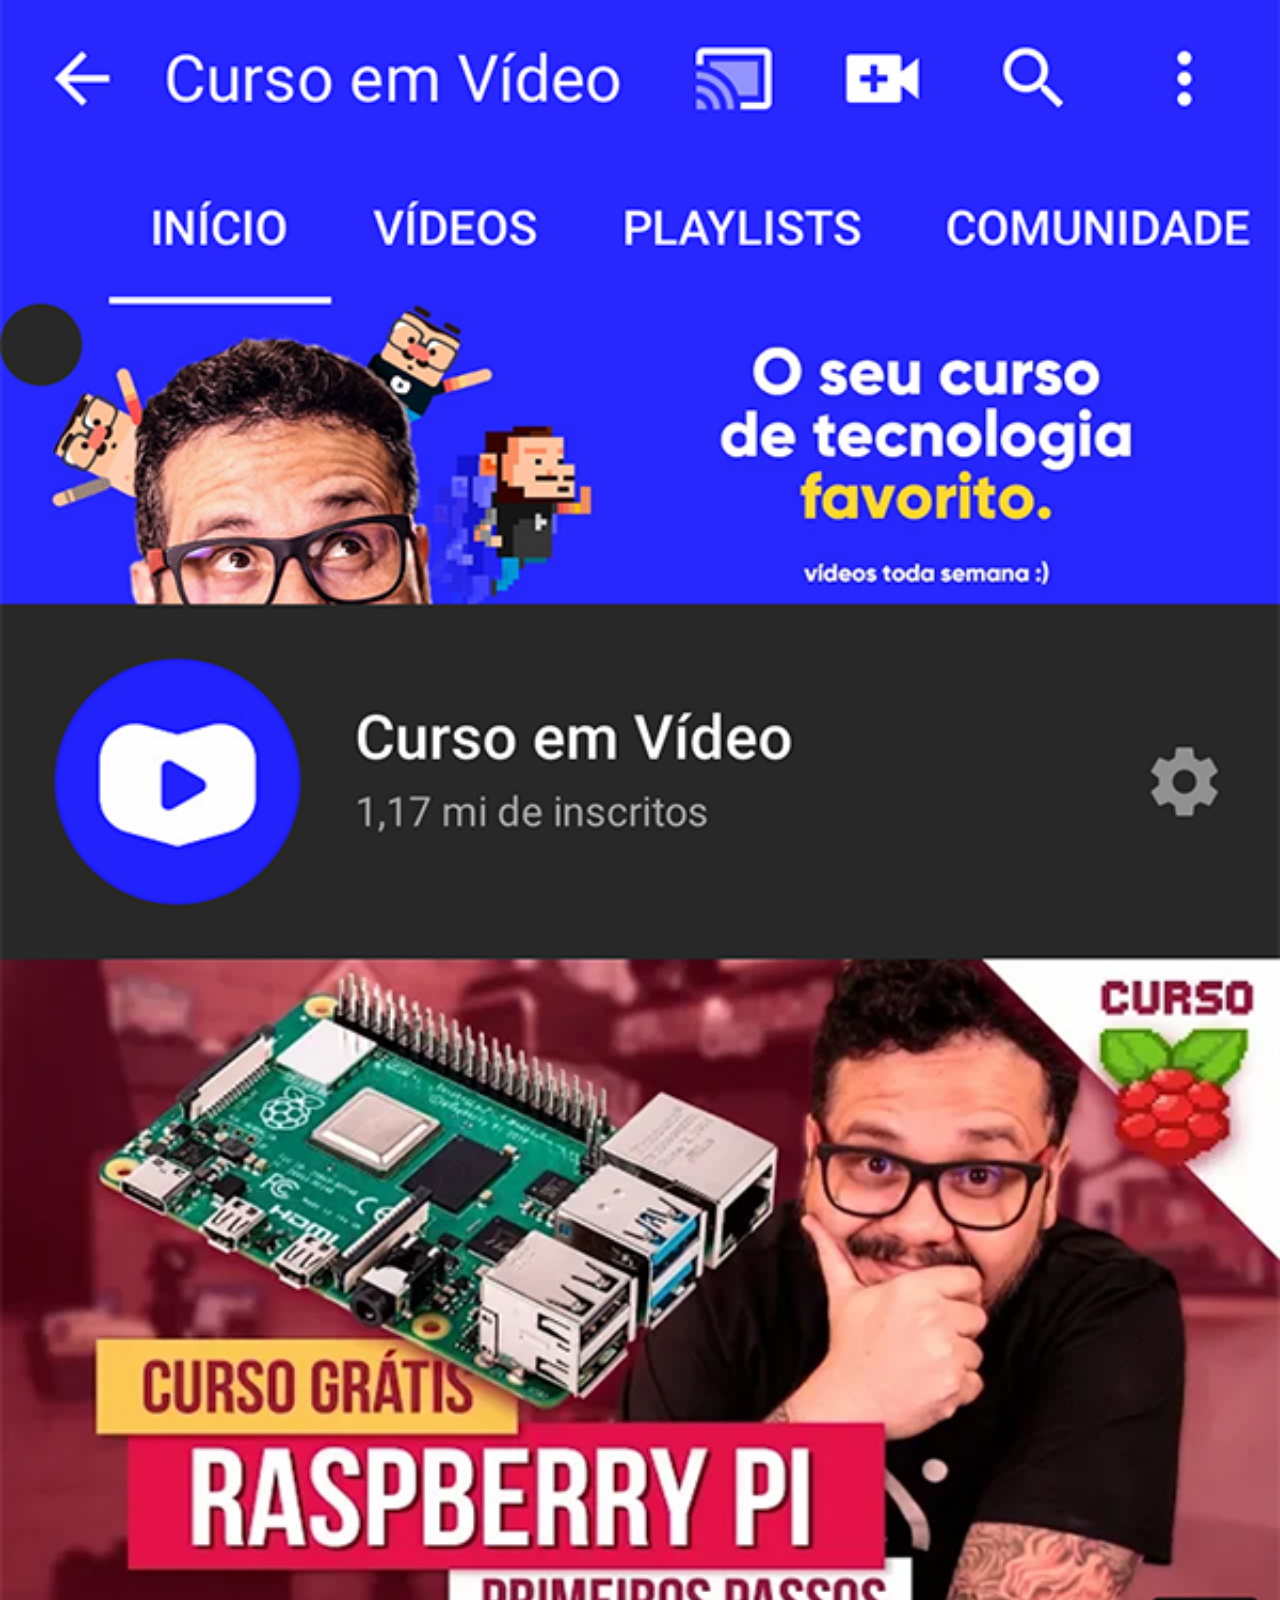
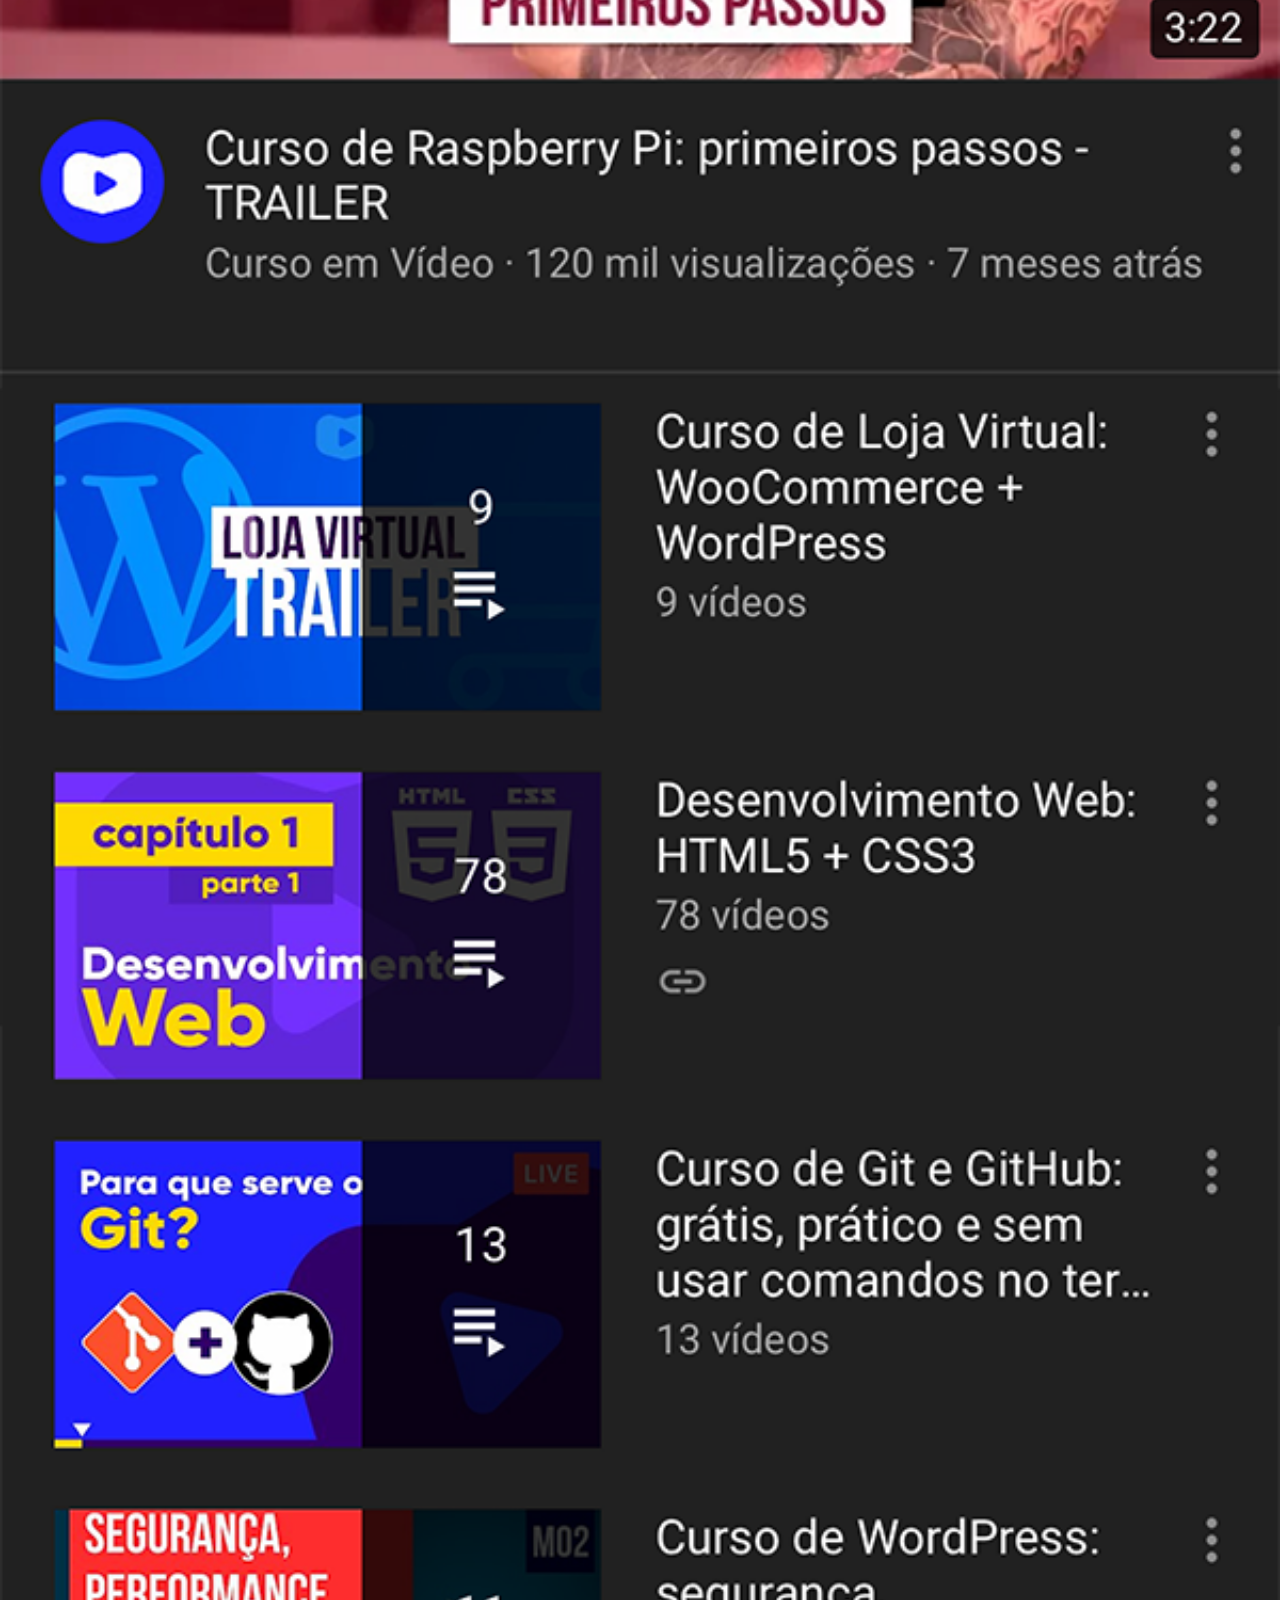
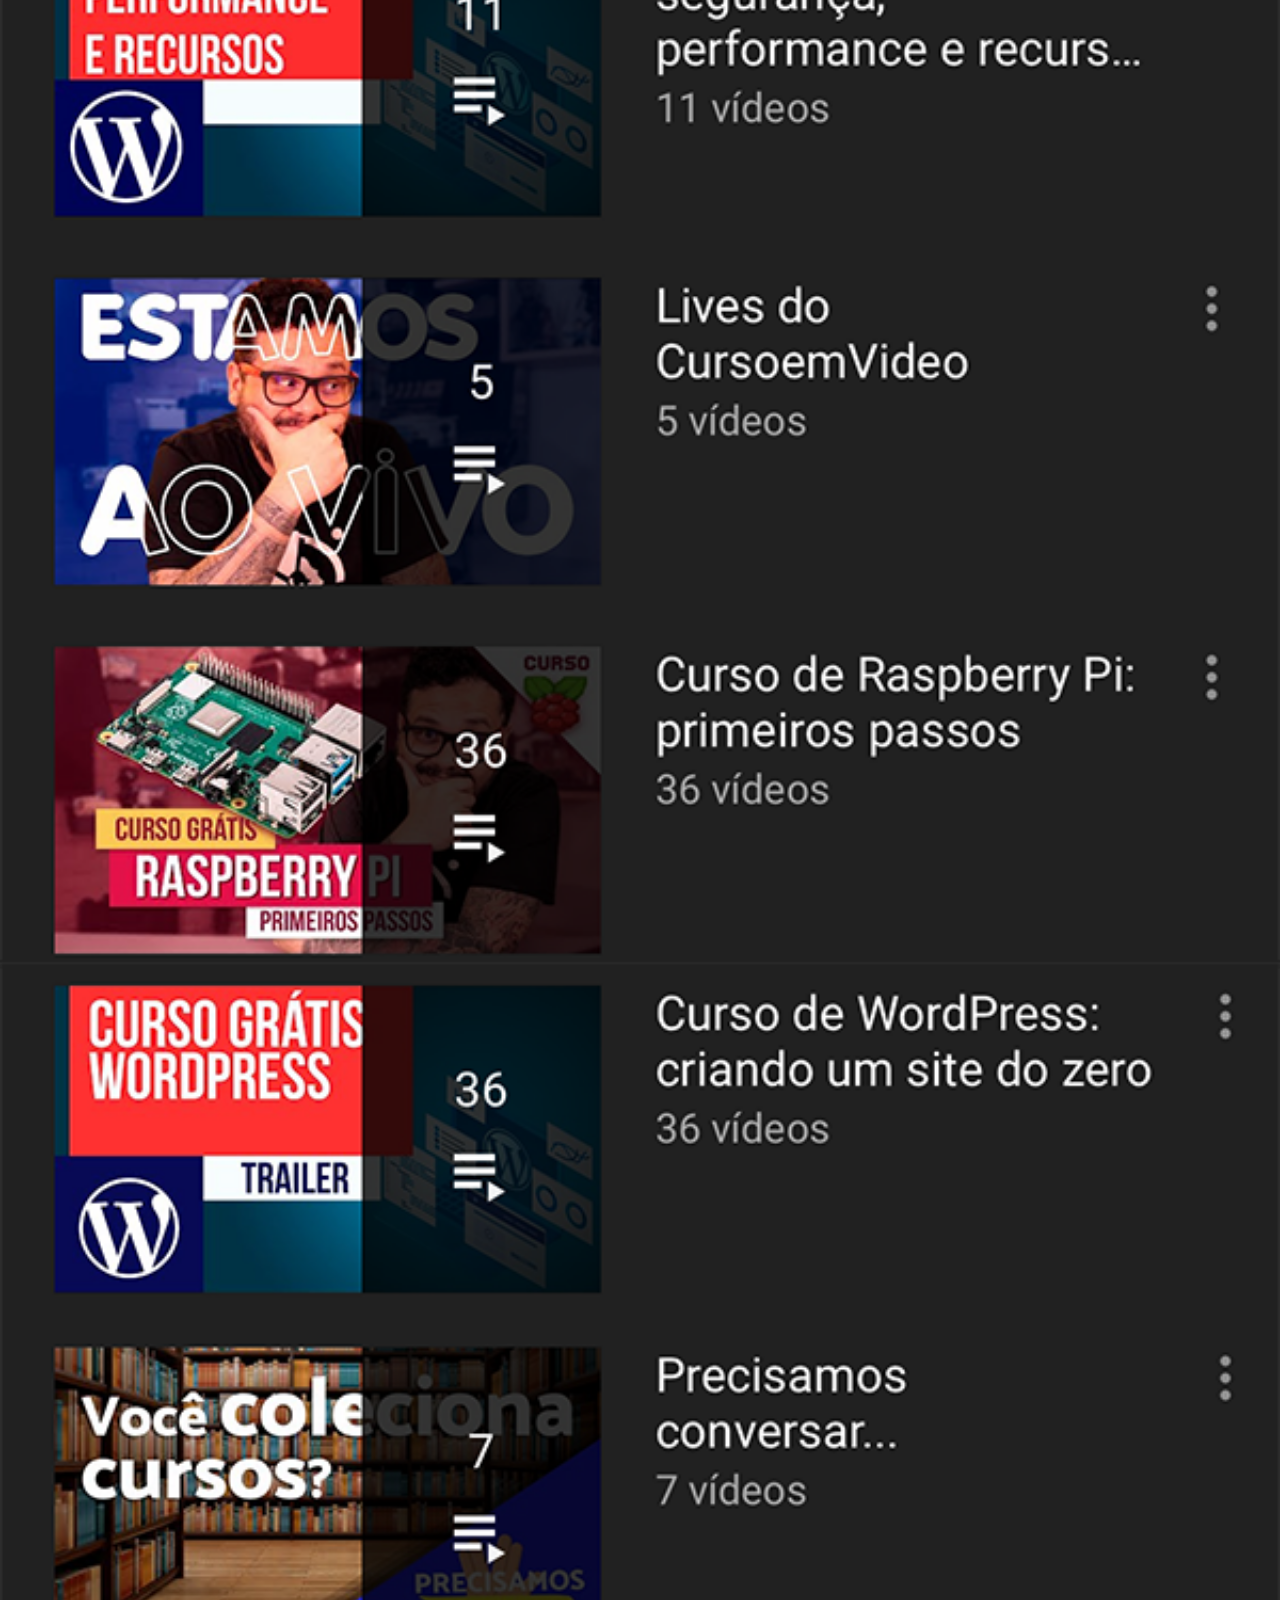
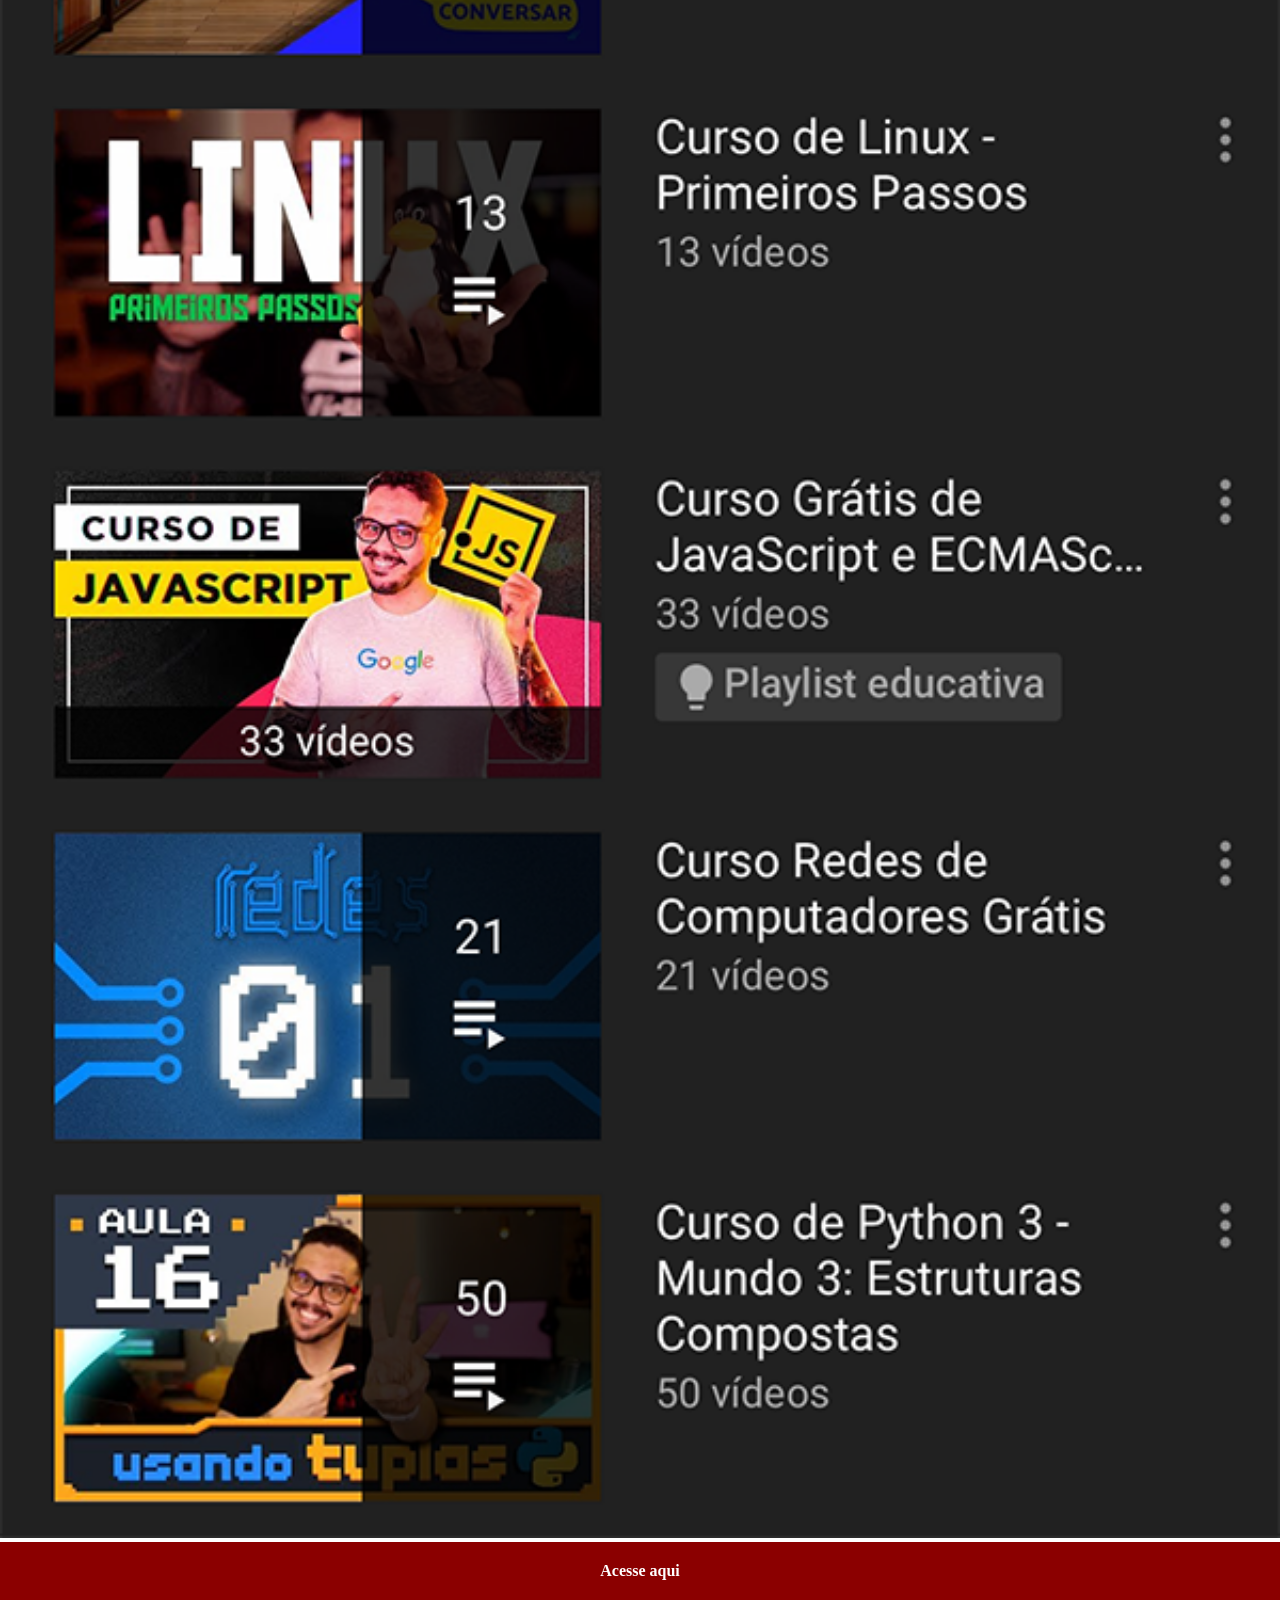
<file: youtube.html>
<!DOCTYPE html>
<html lang="pt-br">
<head>
    <meta charset="UTF-8">
    <meta name="viewport" content="width=device-width, initial-scale=1.0">
    <title>Youtube</title>
    <link rel="stylesheet" href="estilos/social.css">
    <style>body{margin:0!important;padding:0!important;}</style>
</head>
<body>
    <img src="imagens/tela-youtube.png" alt="Youtube">
    <a href="https://www.youtube.com/@cursoemvideo/playlists" target="_blank">Acesse aqui</a>
</body>
</html>
</file>
<file: estilos/style.css>
@charset "UTF-8"; 

* {
    margin: 0px;
    padding: 0px;
    font-family: Arial, Helvetica, sans-serif;
}

html, body {
    height: 100vh;
    width: 100vw;
    background-color: black;
}

body {
    background: url('../imagens/fundo-madeira.jpg') no-repeat top center;
    background-size: cover;
    background-attachment: fixed;
}

main {
    position: relative;
    height: 100vh;
}

section#telefone {
    position: absolute;
    top: 50%;
    left: 50%;
    transform: translate(-50%, -50%);
    height: 627px;
    width: 311px;
    background: url(../imagens/frame-iphone.png) no-repeat;
}

iframe#tela {
    position: relative;
    top: 80px;
    left: 22px;
    width: 267px;
    height: 471px;
}

section#redes-sociais {
    text-align: right;
}

section#redes-sociais img {
    width: 50px;
    margin: 10px;
    border-radius: 50%;
    box-shadow: 2px 2px 5px rgba(0, 0, 0, 0.400);
    box-sizing: border-box;
}

section#redes-sociais img:hover {

    border: 2px solid rgba(255, 255, 255, 0.663);
    transform: translate(-3px, -3px);
    box-shadow: 5px 5px 10px rgba(0, 0, 0, 0.647);
    transition: transform 0.4s, border 1s;
}
</file>
<file: estilos/social.css>
@charset "UTF-8"

html, body {
    margin: 0;
    padding: 0;
    font-family: Arial, Helvetica, sans-serif;
}
          
::-webkit-scrollbar {
    width: 0px;
    height: 0px;
}
          
img {
    width: 100vw;
}
          
a {
    display: block;
    background-color: darkred;
    color: white;
    padding: 20px;
    text-align: center;
    font-weight: bolder;
    text-decoration: none;
}

a:hover {
    background-color: red;
}
</file>
